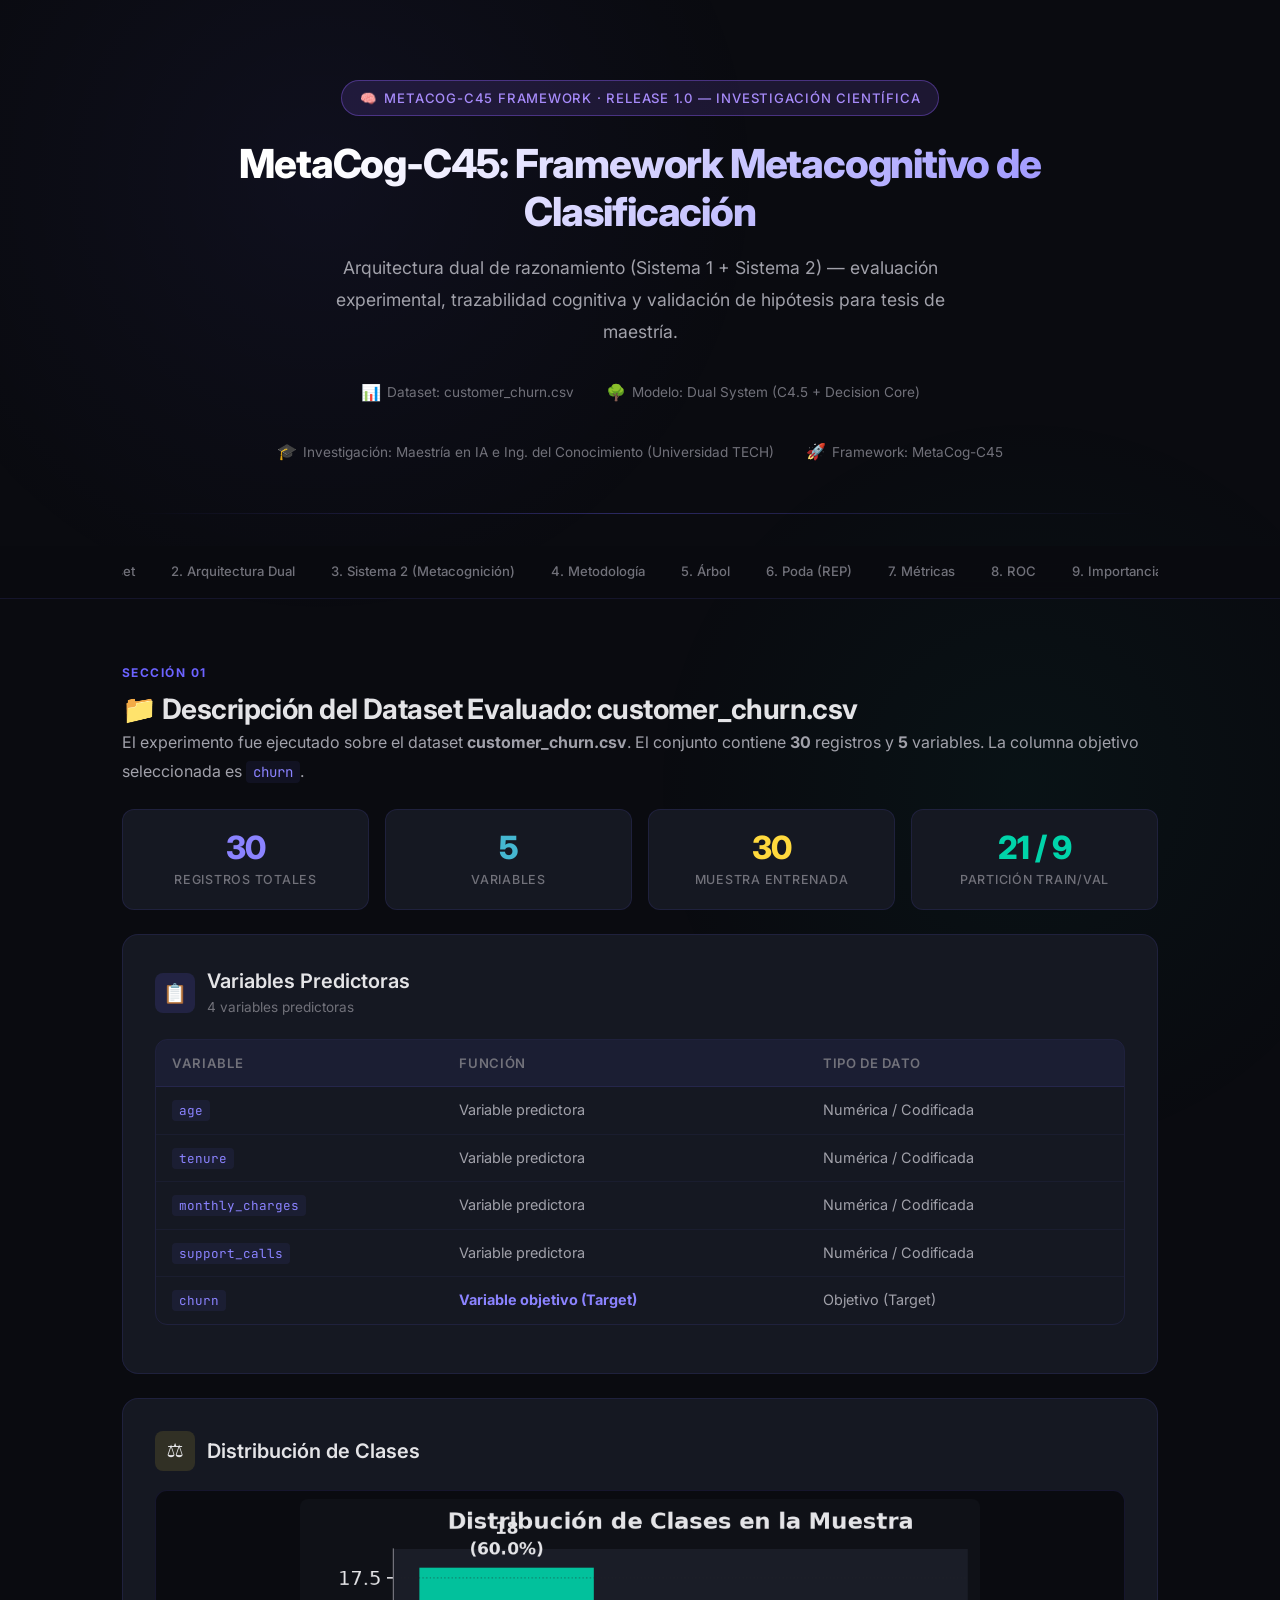
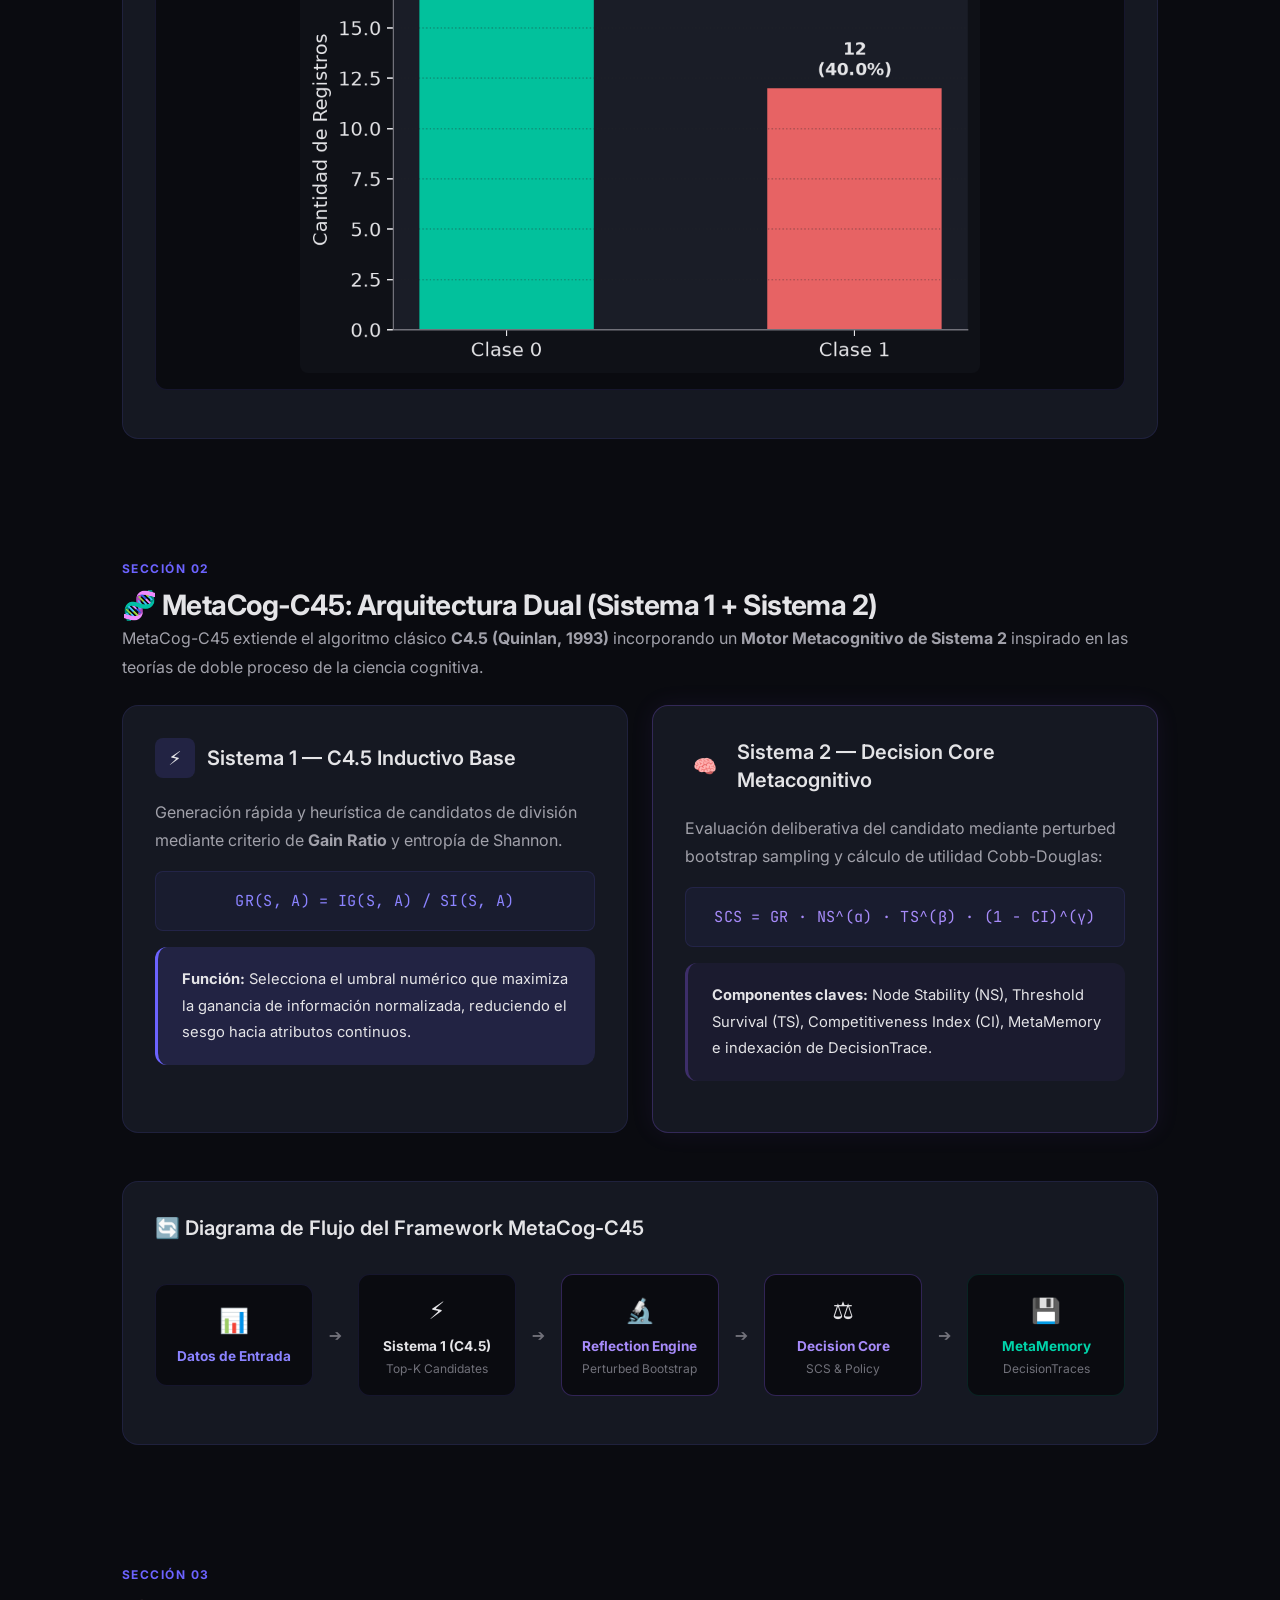
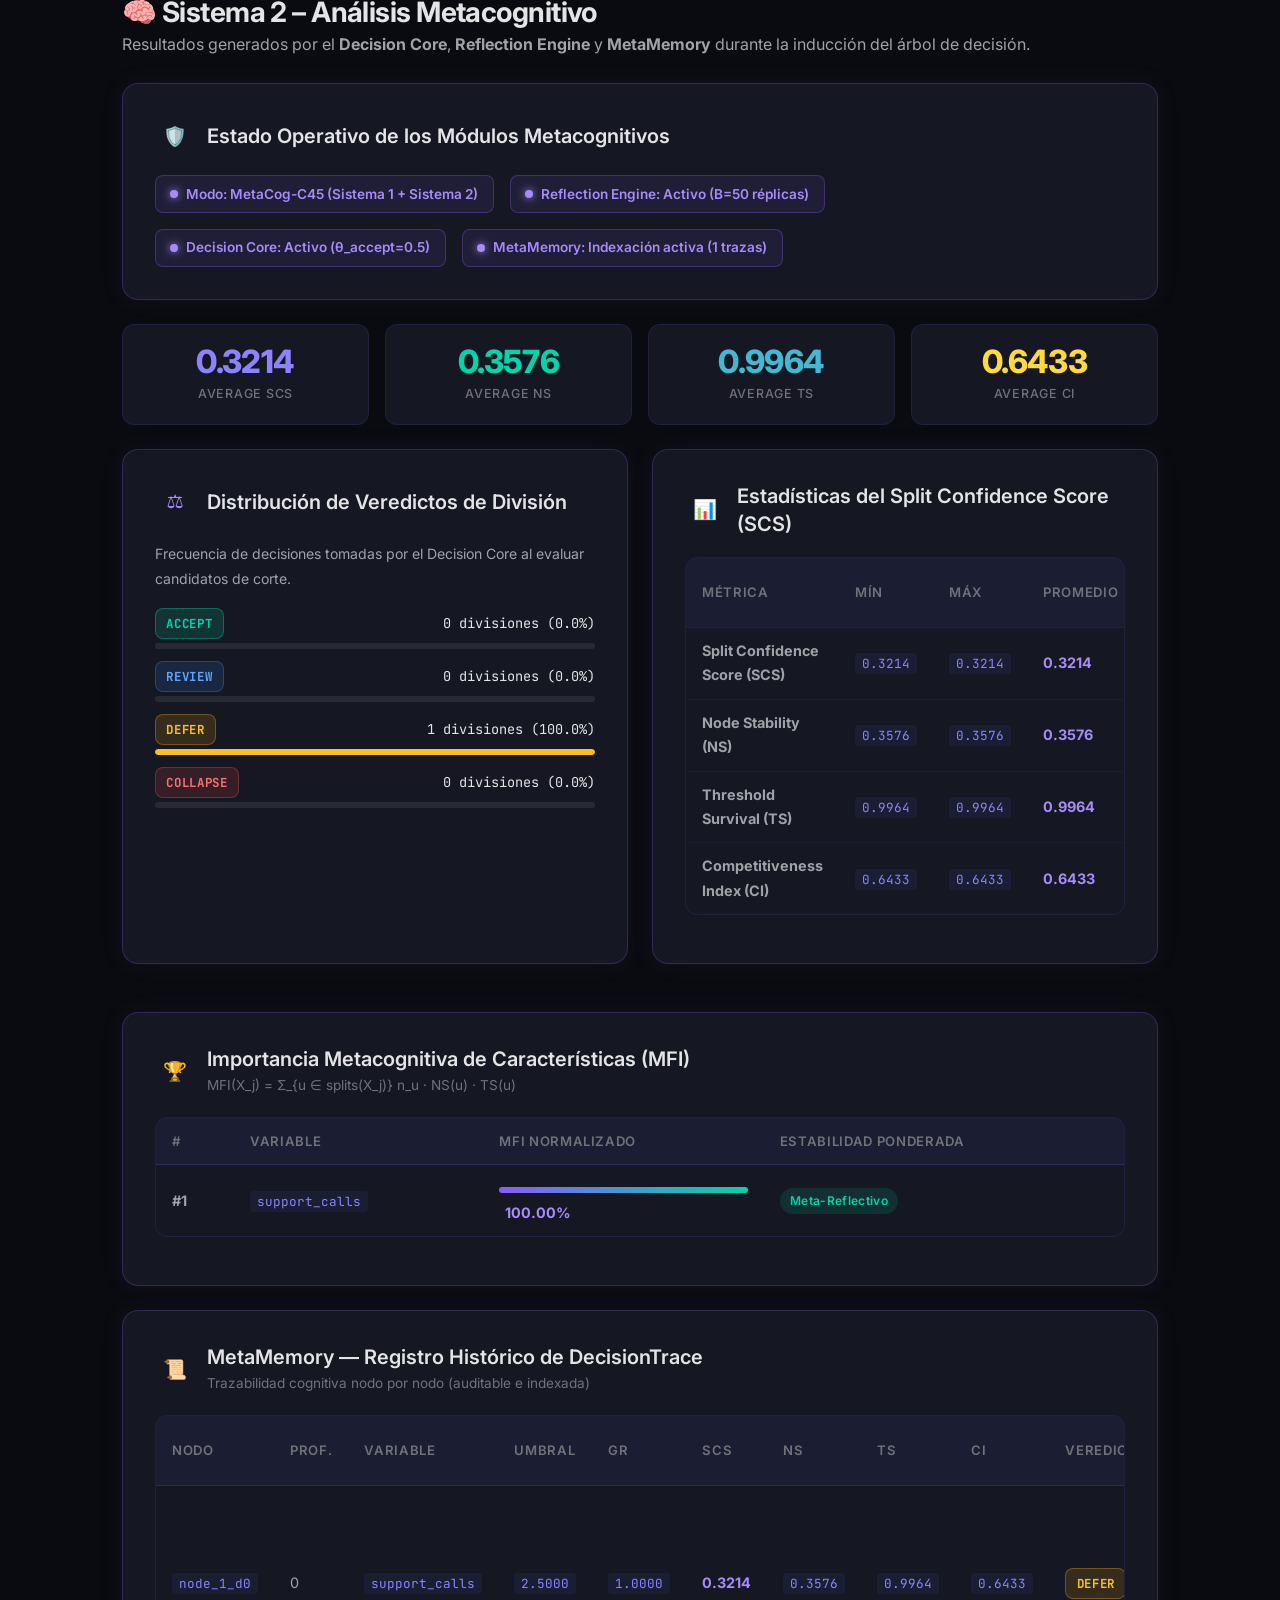
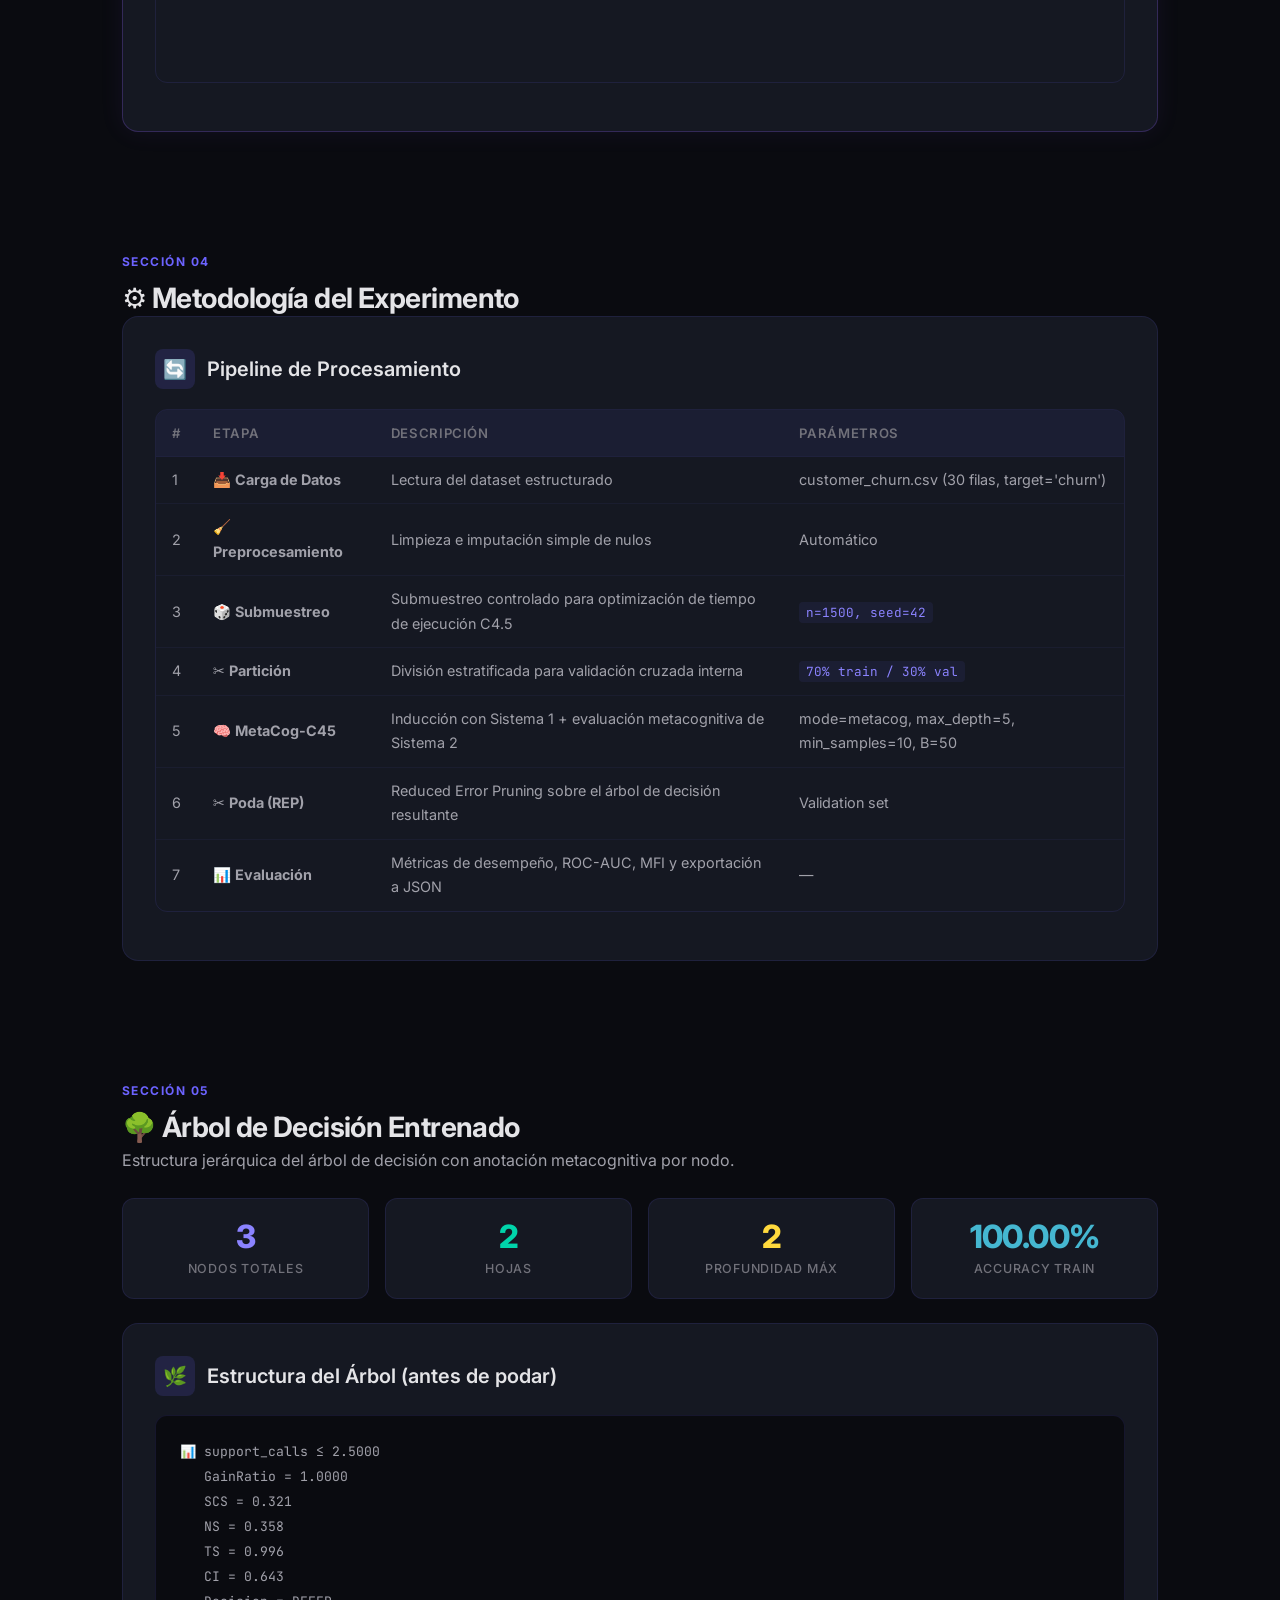
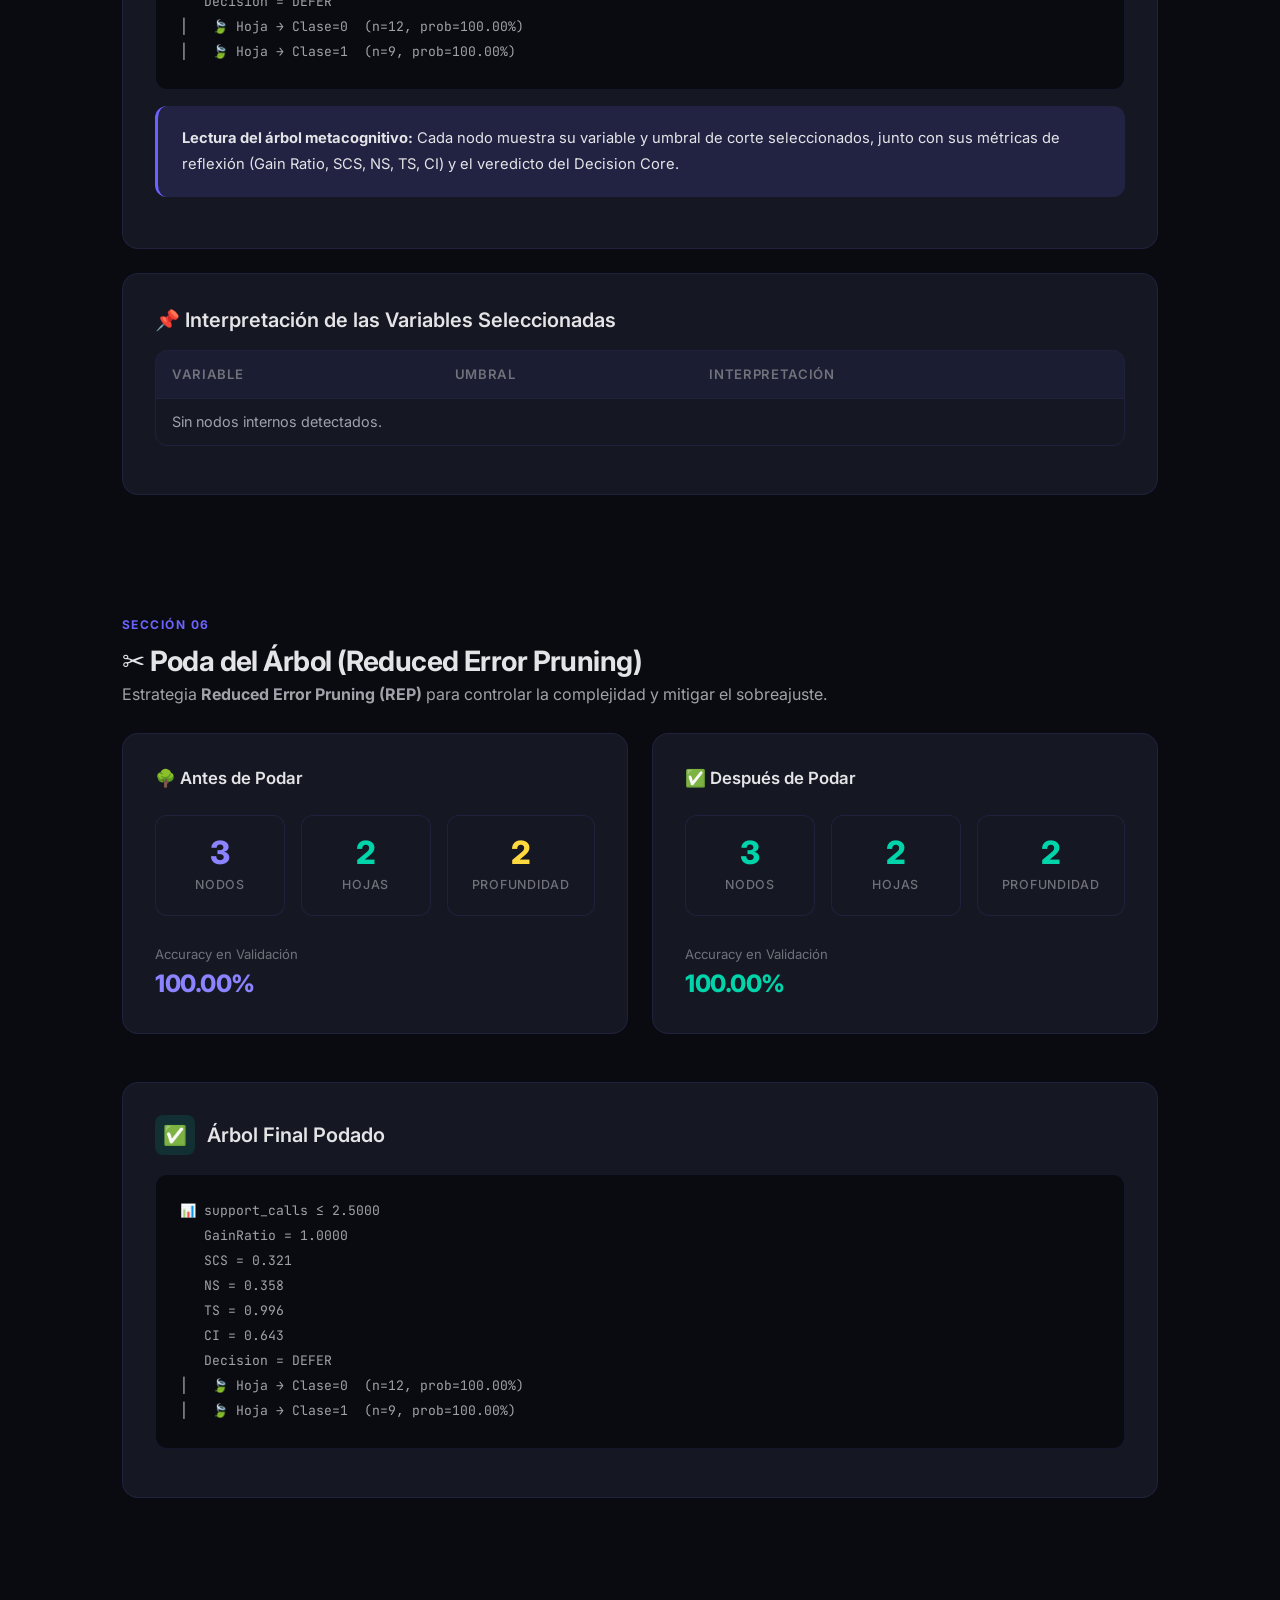
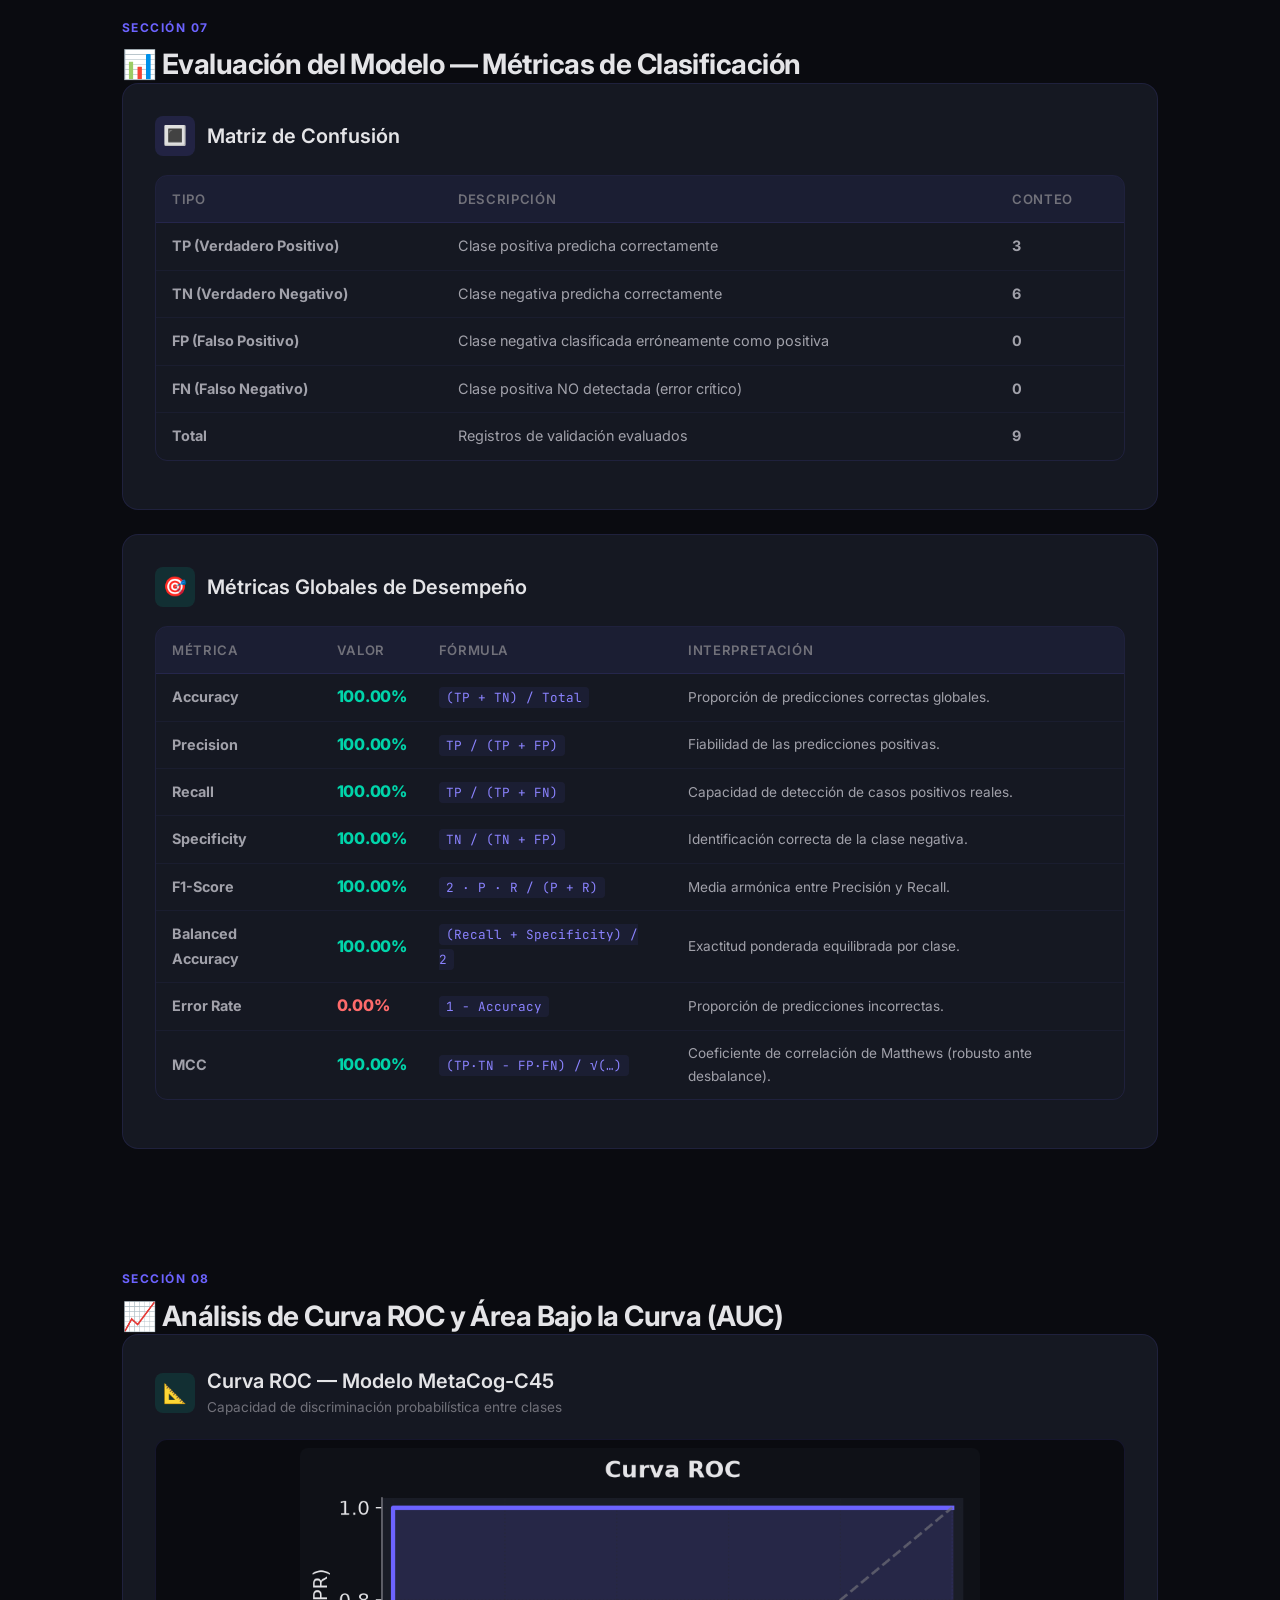
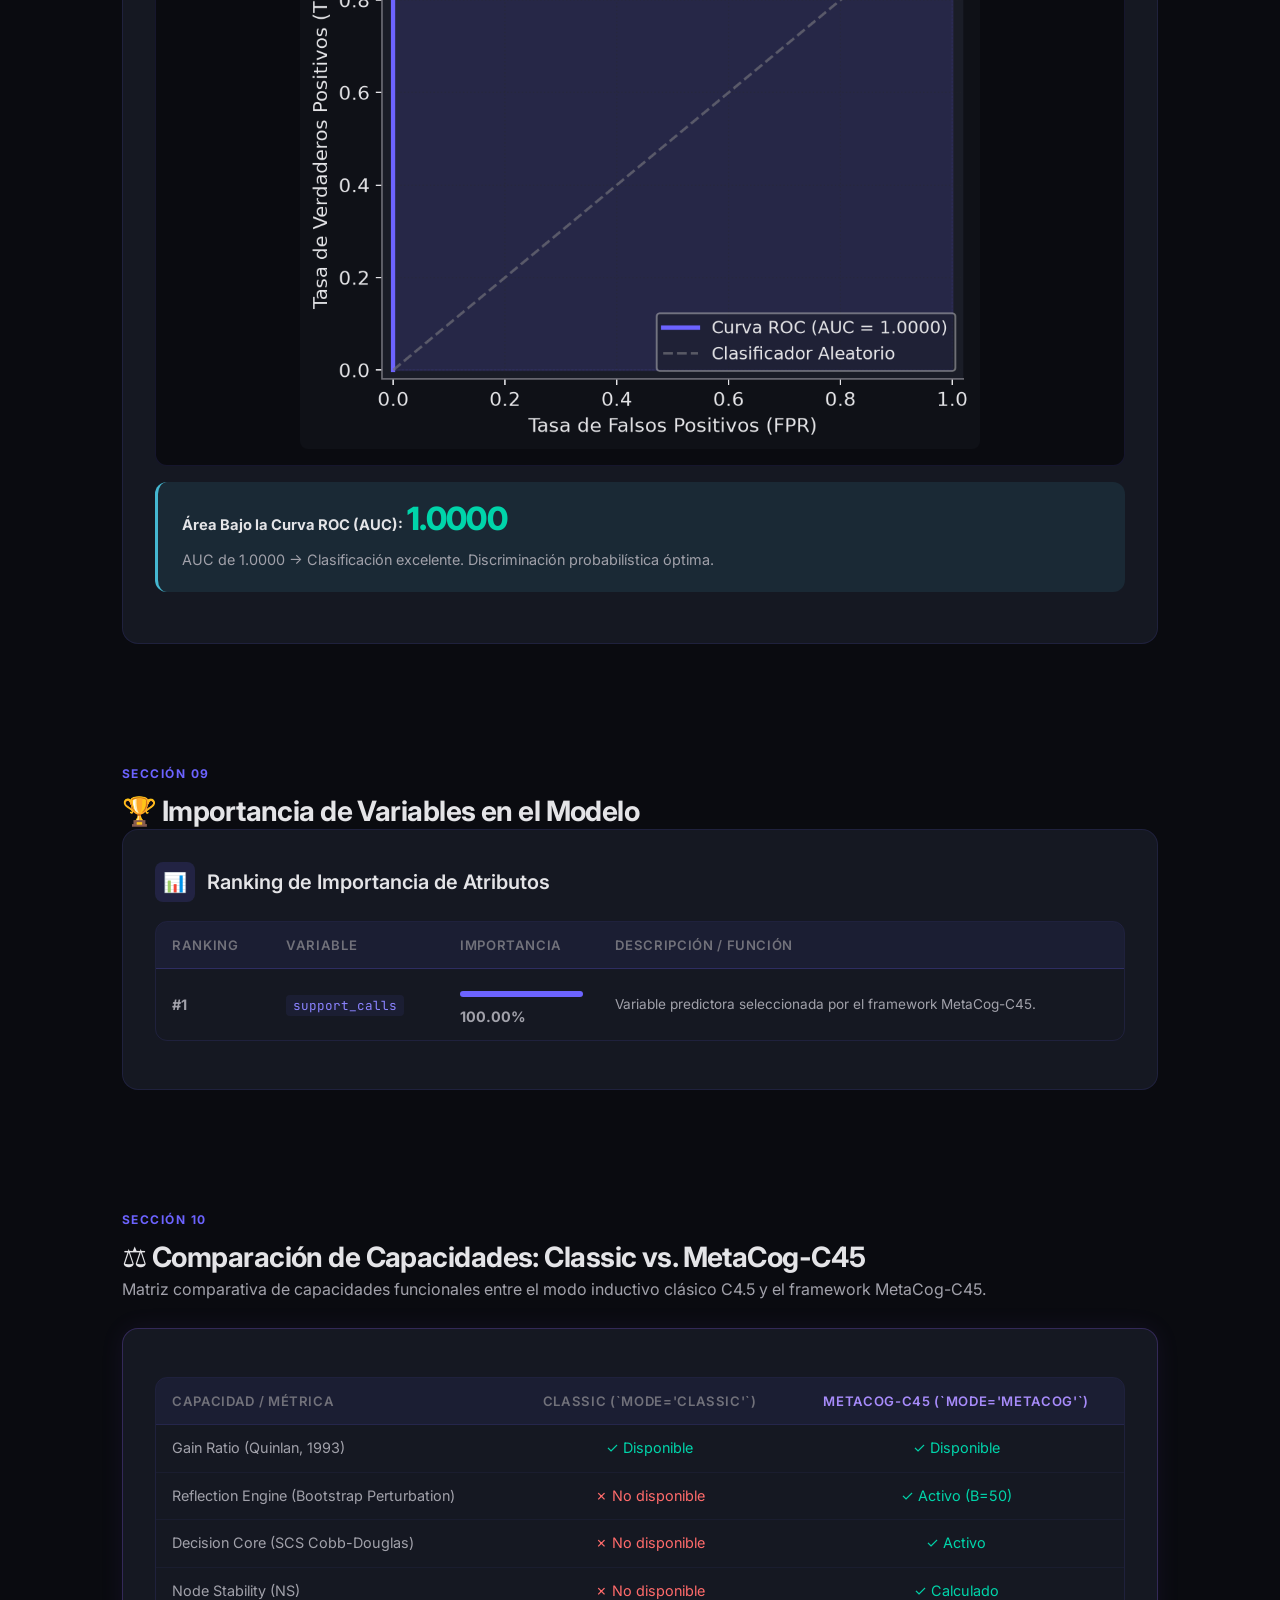
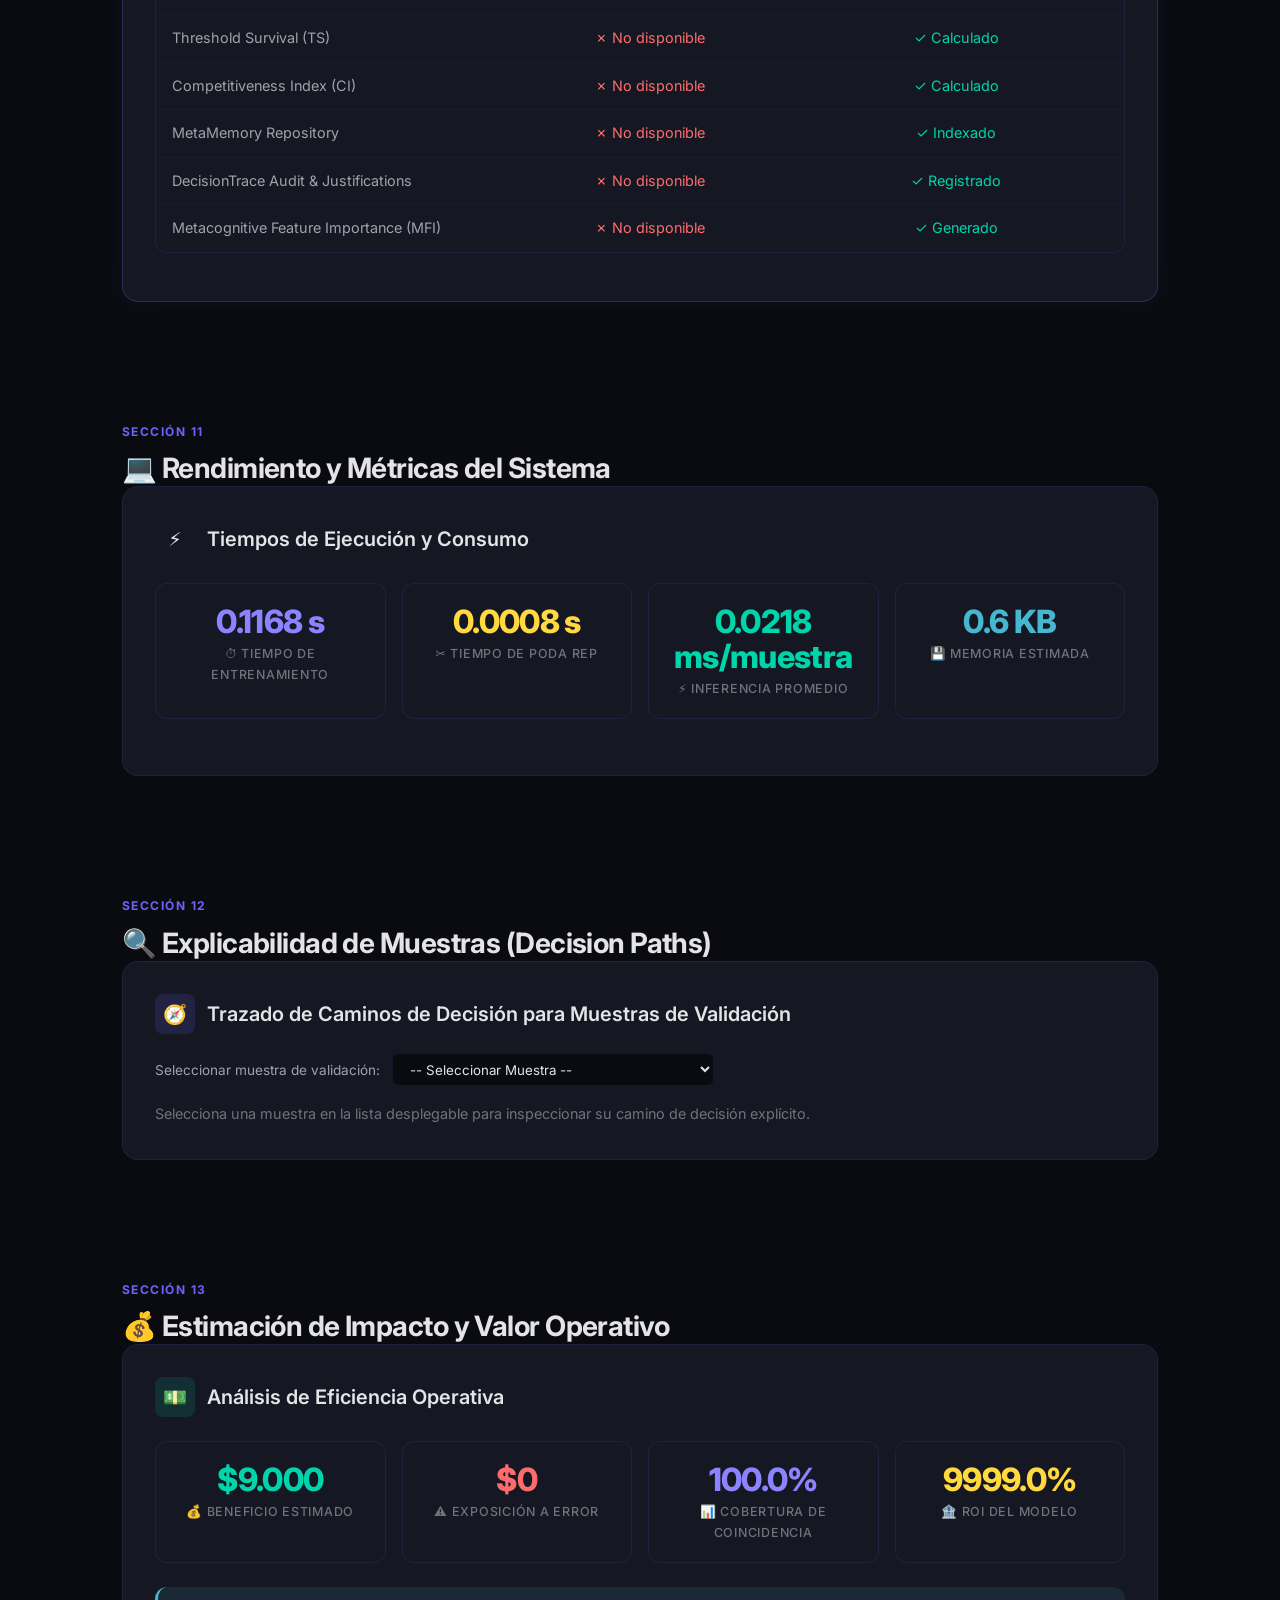
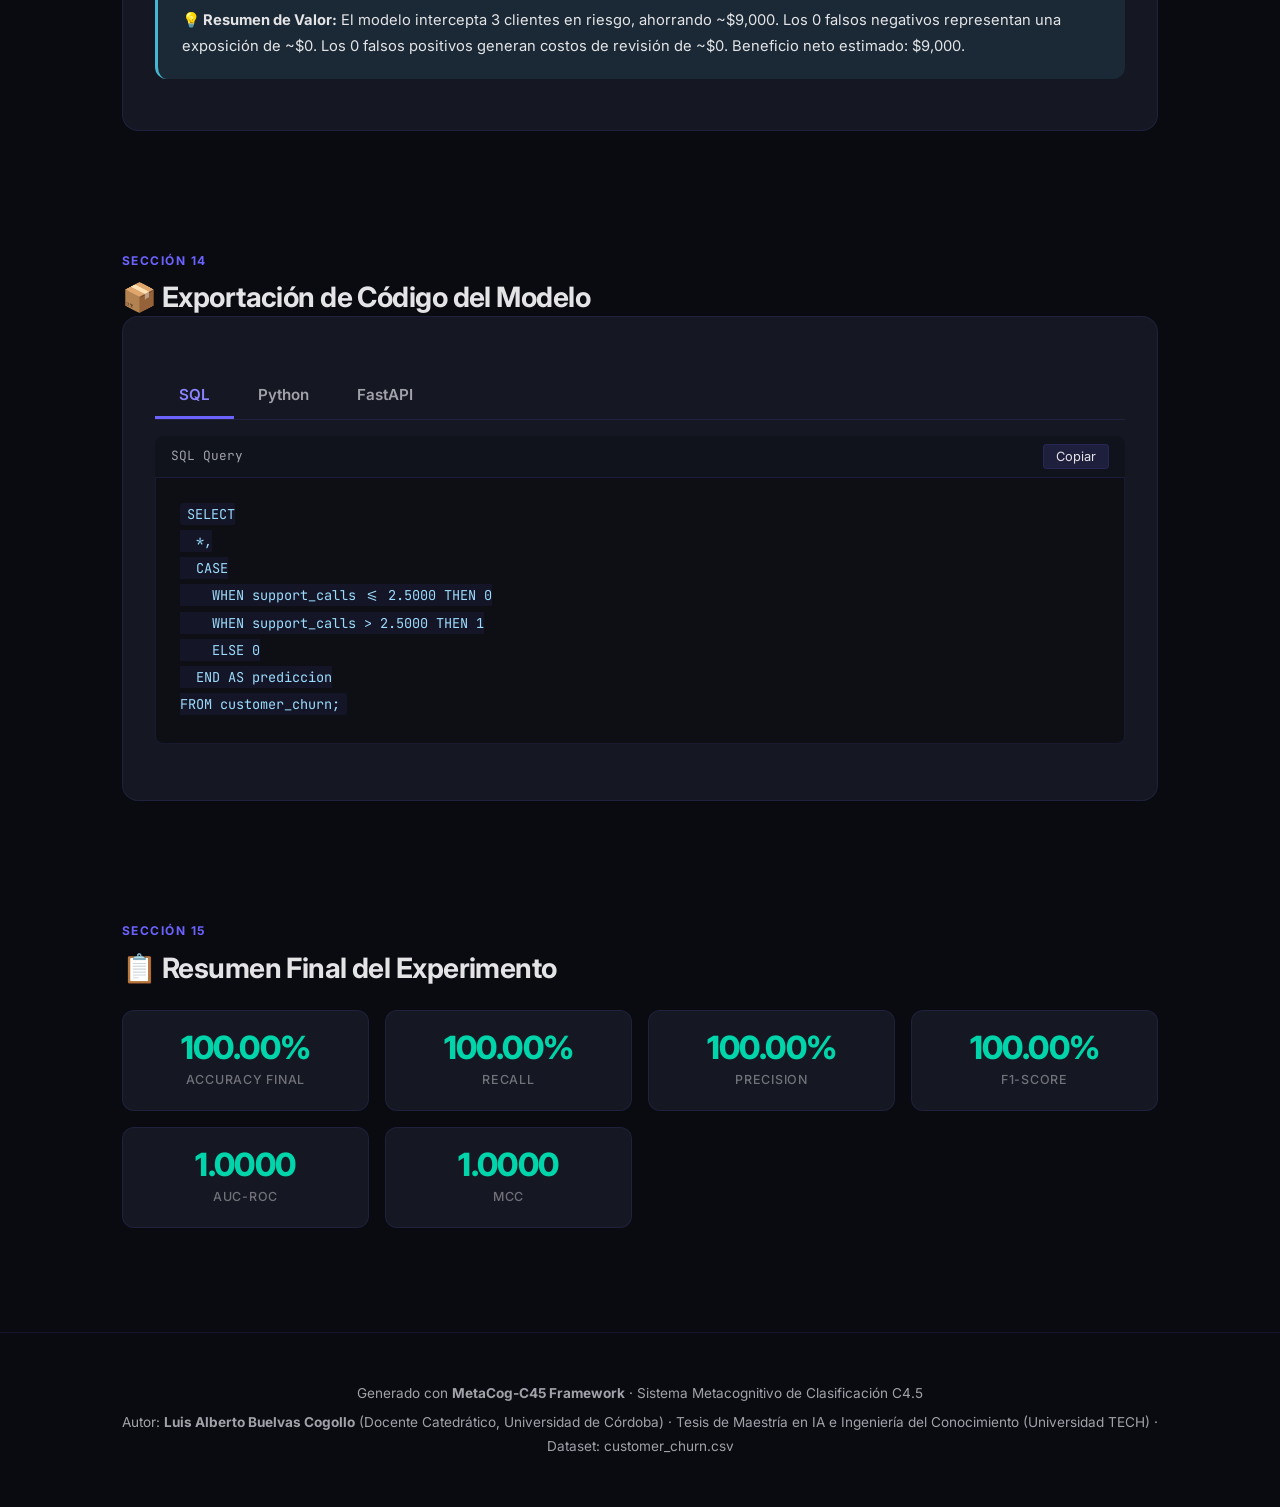
<file: web_verification/index.html>
<!DOCTYPE html>
<html lang="es">
<head>
  <meta charset="UTF-8"/>
  <meta name="viewport" content="width=device-width, initial-scale=1.0"/>
  <title>MetaCog-C45 — Reporte Técnico Científico del Framework</title>
  <meta name="description" content="Reporte técnico científico del framework metacognitivo MetaCog-C45 (Sistema 1 + Sistema 2) — evaluación experimental, trazabilidad y validación."/>
  <link rel="stylesheet" href="styles.css"/>
  <style>
    /* Timeline decision path */
    .timeline {
      position: relative;
      max-width: 800px;
      margin: 1.5rem auto;
      padding: 1rem 0;
    }
    .timeline::before {
      content: '';
      position: absolute;
      top: 0;
      bottom: 0;
      left: 20px;
      width: 3px;
      background: var(--border-color);
    }
    .timeline-item {
      position: relative;
      margin-bottom: 2rem;
      padding-left: 50px;
    }
    .timeline-item::after {
      content: '';
      position: absolute;
      left: 11px;
      top: 6px;
      width: 17px;
      height: 17px;
      border-radius: 50%;
      background: var(--bg-card);
      border: 4px solid var(--accent);
      box-shadow: 0 0 10px var(--accent);
      z-index: 1;
    }
    .timeline-item.leaf::after {
      border-color: var(--success);
      box-shadow: 0 0 10px var(--success);
    }
    .timeline-item.failed::after {
      border-color: var(--danger);
      box-shadow: 0 0 10px var(--danger);
    }
    .timeline-content {
      background: var(--bg-card);
      border: 1px solid var(--border-color);
      padding: 1rem 1.5rem;
      border-radius: var(--radius-md);
      box-shadow: var(--shadow-sm);
      transition: var(--transition);
    }
    .timeline-content:hover {
      transform: translateY(-2px);
      border-color: var(--border-glow);
      box-shadow: var(--shadow-md);
    }
    .timeline-title {
      font-weight: 700;
      font-size: 1.05rem;
      color: var(--text-primary);
      margin-bottom: 0.25rem;
    }
    .timeline-desc {
      font-size: 0.9rem;
      color: var(--text-secondary);
    }
    .timeline-meta {
      font-family: var(--font-mono);
      font-size: 0.82rem;
      color: var(--accent-light);
      margin-top: 0.5rem;
    }

    /* Tabs styling */
    .tabs-container {
      margin: 1.5rem 0;
    }
    .tabs-header {
      display: flex;
      border-bottom: 1.5px solid var(--border-color);
      margin-bottom: 1rem;
    }
    .tab-btn {
      background: none;
      border: none;
      color: var(--text-secondary);
      padding: 0.75rem 1.5rem;
      font-weight: 600;
      font-family: inherit;
      font-size: 0.95rem;
      cursor: pointer;
      border-bottom: 3px solid transparent;
      transition: var(--transition);
    }
    .tab-btn:hover {
      color: var(--text-primary);
      background: rgba(108, 99, 255, 0.04);
    }
    .tab-btn.active {
      color: var(--accent-light);
      border-bottom-color: var(--accent);
    }
    .tab-pane {
      display: none;
      animation: fadeIn 0.4s ease;
    }
    .tab-pane.active {
      display: block;
    }
    @keyframes fadeIn {
      from { opacity: 0; transform: translateY(4px); }
      to { opacity: 1; transform: translateY(0); }
    }
    .code-header-bar {
      background: #11131c;
      padding: 0.5rem 1rem;
      border-top-left-radius: var(--radius-sm);
      border-top-right-radius: var(--radius-sm);
      border-bottom: 1px solid var(--border-color);
      display: flex;
      justify-content: space-between;
      align-items: center;
      font-family: var(--font-mono);
      font-size: 0.8rem;
      color: var(--text-secondary);
    }
    .copy-btn {
      background: var(--accent-dim);
      border: 1px solid var(--border-color);
      color: var(--text-primary);
      padding: 0.25rem 0.75rem;
      font-size: 0.8rem;
      border-radius: 4px;
      cursor: pointer;
      transition: var(--transition);
      font-family: var(--font-body);
    }
    .copy-btn:hover {
      background: var(--accent);
      border-color: var(--accent);
    }
    .code-display {
      margin: 0;
      border-top-left-radius: 0;
      border-top-right-radius: 0;
      background: #0d0f15;
      padding: 1.5rem;
      border-radius: 0 0 var(--radius-sm) var(--radius-sm);
      border: 1px solid var(--border-color);
      border-top: none;
      overflow-x: auto;
      max-height: 400px;
    }
    .code-display code {
      font-family: var(--font-mono);
      color: #9cdcfe;
      font-size: 0.85rem;
      line-height: 1.5;
    }
  </style>
</head>
<body>

<!-- Loading Overlay -->
<div class="loading-overlay" id="loadingOverlay">
  <div class="spinner"></div>
  <p style="color:var(--text-muted);font-size:0.9rem;">Cargando Dashboard Científico de MetaCog-C45...</p>
</div>

<!-- Header / Hero -->
<header class="hero">
  <div class="container">
    <div class="hero-badge" style="background: rgba(139, 92, 246, 0.15); border-color: rgba(139, 92, 246, 0.4); color: #a78bfa;">
      <span class="icon">🧠</span>
      MetaCog-C45 Framework · Release 1.0 — Investigación Científica
    </div>
    <h1 id="hero-title">MetaCog-C45: Framework Metacognitivo de Clasificación</h1>
    <p class="hero-subtitle">
      Arquitectura dual de razonamiento (Sistema 1 + Sistema 2) — evaluación experimental, trazabilidad cognitiva y validación de hipótesis para tesis de maestría.
    </p>
    <div class="hero-meta">
      <span class="hero-meta-item" id="hero-dataset"><span class="icon">📊</span> Dataset: customer_churn.csv</span>
      <span class="hero-meta-item"><span class="icon">🌳</span> Modelo: Dual System (C4.5 + Decision Core)</span>
      <span class="hero-meta-item"><span class="icon">🎓</span> Investigación: Maestría en IA e Ing. del Conocimiento (Universidad TECH)</span>
      <span class="hero-meta-item"><span class="icon">🚀</span> Framework: MetaCog-C45</span>
    </div>
  </div>
</header>

<!-- Navigation -->
<nav class="toc">
  <div class="container">
    <div class="toc-inner">
      <a href="#seccion-dataset"        class="toc-link">1. Dataset</a>
      <a href="#seccion-algoritmo"       class="toc-link">2. Arquitectura Dual</a>
      <a href="#seccion-sistema-2"       class="toc-link">3. Sistema 2 (Metacognición)</a>
      <a href="#seccion-metodologia"     class="toc-link">4. Metodología</a>
      <a href="#seccion-arbol"           class="toc-link">5. Árbol</a>
      <a href="#seccion-poda"            class="toc-link">6. Poda (REP)</a>
      <a href="#seccion-metricas"        class="toc-link">7. Métricas</a>
      <a href="#seccion-roc"             class="toc-link">8. ROC</a>
      <a href="#seccion-importancia"     class="toc-link">9. Importancia (MFI)</a>
      <a href="#seccion-comparacion-modos" class="toc-link">10. Classic vs MetaCog</a>
      <a href="#seccion-sistema"         class="toc-link">11. Rendimiento</a>
      <a href="#seccion-explicabilidad"  class="toc-link">12. Explicabilidad (XAI)</a>
      <a href="#seccion-negocio"         class="toc-link">13. Impacto</a>
      <a href="#seccion-exportacion"     class="toc-link">14. Exportar Código</a>
      <a href="#seccion-resumen"         class="toc-link">15. Resumen</a>
    </div>
  </div>
</nav>

<main class="container">

  <!-- ========== 1. DATASET ========== -->
  <section class="section fade-in" id="seccion-dataset">
    <span class="section-number">Sección 01</span>
    <h2 id="desc-dataset-title">📁 Descripción del Dataset Evaluado</h2>
    <p style="margin-bottom:1.5rem;" id="desc-dataset-text">
      Cargando información del dataset...
    </p>

    <div class="stats-grid" id="datasetKpis"></div>

    <div class="card fade-in">
      <div class="card-header">
        <div class="card-icon accent">📋</div>
        <div>
          <h3>Variables Predictoras</h3>
          <p style="font-size:0.85rem; color:var(--text-muted);" id="variables-subtitle">Estructura del conjunto de datos</p>
        </div>
      </div>
      <div class="table-wrap">
        <table id="variables-table">
          <thead><tr><th>Variable</th><th>Función</th><th>Tipo de Dato</th></tr></thead>
          <tbody></tbody>
        </table>
      </div>
    </div>

    <div class="card fade-in">
      <div class="card-header">
        <div class="card-icon warning">⚖️</div>
        <h3>Distribución de Clases</h3>
      </div>
      <div class="chart-container">
        <img id="chartClassDist" src="" alt="Distribución de clases"/>
      </div>
    </div>
  </section>

  <!-- ========== 2. ARQUITECTURA DUAL ========== -->
  <section class="section fade-in" id="seccion-algoritmo">
    <span class="section-number">Sección 02</span>
    <h2>🧬 MetaCog-C45: Arquitectura Dual (Sistema 1 + Sistema 2)</h2>
    <p style="margin-bottom:1.5rem;">
      MetaCog-C45 extiende el algoritmo clásico <strong>C4.5 (Quinlan, 1993)</strong> incorporando un <strong>Motor Metacognitivo de Sistema 2</strong> inspirado en las teorías de doble proceso de la ciencia cognitiva.
    </p>

    <div class="comparison-grid">
      <!-- Sistema 1 -->
      <div class="card">
        <div class="card-header">
          <div class="card-icon accent">⚡</div>
          <h3>Sistema 1 — C4.5 Inductivo Base</h3>
        </div>
        <p>Generación rápida y heurística de candidatos de división mediante criterio de <strong>Gain Ratio</strong> y entropía de Shannon.</p>
        <span class="formula">GR(S, A) = IG(S, A) / SI(S, A)</span>
        <div class="info-box method" style="margin-top:1rem;">
          <strong>Función:</strong> Selecciona el umbral numérico que maximiza la ganancia de información normalizada, reduciendo el sesgo hacia atributos continuos.
        </div>
      </div>

      <!-- Sistema 2 -->
      <div class="card card-system2">
        <div class="card-header">
          <div class="card-icon" style="color:#a78bfa;">🧠</div>
          <h3>Sistema 2 — Decision Core Metacognitivo</h3>
        </div>
        <p>Evaluación deliberativa del candidato mediante perturbed bootstrap sampling y cálculo de utilidad Cobb-Douglas:</p>
        <span class="formula" style="color:#a78bfa;">SCS = GR · NS^(α) · TS^(β) · (1 − CI)^(γ)</span>
        <div class="info-box method" style="margin-top:1rem; border-color: rgba(139,92,246,0.3); background: rgba(139,92,246,0.06);">
          <strong>Componentes claves:</strong> Node Stability (NS), Threshold Survival (TS), Competitiveness Index (CI), MetaMemory e indexación de DecisionTrace.
        </div>
      </div>
    </div>

    <!-- Diagrama de Flujo del Framework -->
    <div class="card fade-in" style="margin-top:1.5rem;">
      <h3 style="margin-bottom:1rem;">🔄 Diagrama de Flujo del Framework MetaCog-C45</h3>
      <div style="display:flex; justify-content:space-between; align-items:center; flex-wrap:wrap; gap:1rem; text-align:center; padding:1rem 0;">
        <div style="flex:1; min-width:120px; background:var(--bg-primary); padding:1rem; border-radius:var(--radius-md); border:1px solid var(--border-color);">
          <div style="font-size:1.5rem;">📊</div>
          <strong style="font-size:0.85rem; color:var(--accent-light);">Datos de Entrada</strong>
        </div>
        <div style="color:var(--text-muted); font-weight:bold;">➔</div>
        <div style="flex:1; min-width:120px; background:var(--bg-primary); padding:1rem; border-radius:var(--radius-md); border:1px solid var(--border-color);">
          <div style="font-size:1.5rem;">⚡</div>
          <strong style="font-size:0.85rem; color:var(--text-primary);">Sistema 1 (C4.5)</strong>
          <div style="font-size:0.75rem; color:var(--text-muted);">Top-K Candidates</div>
        </div>
        <div style="color:var(--text-muted); font-weight:bold;">➔</div>
        <div style="flex:1; min-width:120px; background:var(--bg-primary); padding:1rem; border-radius:var(--radius-md); border:1px solid rgba(139,92,246,0.3);">
          <div style="font-size:1.5rem;">🔬</div>
          <strong style="font-size:0.85rem; color:#a78bfa;">Reflection Engine</strong>
          <div style="font-size:0.75rem; color:var(--text-muted);">Perturbed Bootstrap</div>
        </div>
        <div style="color:var(--text-muted); font-weight:bold;">➔</div>
        <div style="flex:1; min-width:120px; background:var(--bg-primary); padding:1rem; border-radius:var(--radius-md); border:1px solid rgba(139,92,246,0.3);">
          <div style="font-size:1.5rem;">⚖️</div>
          <strong style="font-size:0.85rem; color:#a78bfa;">Decision Core</strong>
          <div style="font-size:0.75rem; color:var(--text-muted);">SCS & Policy</div>
        </div>
        <div style="color:var(--text-muted); font-weight:bold;">➔</div>
        <div style="flex:1; min-width:120px; background:var(--bg-primary); padding:1rem; border-radius:var(--radius-md); border:1px solid var(--success-dim);">
          <div style="font-size:1.5rem;">💾</div>
          <strong style="font-size:0.85rem; color:var(--success);">MetaMemory</strong>
          <div style="font-size:0.75rem; color:var(--text-muted);">DecisionTraces</div>
        </div>
      </div>
    </div>
  </section>

  <!-- ========== 3. SISTEMA 2 (NUEVA SECCIÓN) ========== -->
  <section class="section fade-in" id="seccion-sistema-2">
    <span class="section-number">Sección 03</span>
    <h2>🧠 Sistema 2 – Análisis Metacognitivo</h2>
    <p style="margin-bottom:1.5rem;">
      Resultados generados por el <strong>Decision Core</strong>, <strong>Reflection Engine</strong> y <strong>MetaMemory</strong> durante la inducción del árbol de decisión.
    </p>

    <!-- Indicadores de Estado del Sistema -->
    <div class="card card-system2 fade-in" style="margin-bottom:1.5rem;">
      <div class="card-header">
        <div class="card-icon" style="color:#a78bfa;">🛡️</div>
        <h3>Estado Operativo de los Módulos Metacognitivos</h3>
      </div>
      <div id="system2StatusBadges" style="display:flex; gap:1rem; flex-wrap:wrap; margin-top:0.5rem;"></div>
    </div>

    <!-- KPIs Globales de Metacognición -->
    <div class="stats-grid" id="system2GlobalKpis"></div>

    <!-- Veredictos del Decision Core -->
    <div class="comparison-grid" style="margin-top:1.5rem;">
      <div class="card card-system2">
        <div class="card-header">
          <div class="card-icon" style="color:#a78bfa;">⚖️</div>
          <h3>Distribución de Veredictos de División</h3>
        </div>
        <p style="font-size:0.88rem; color:var(--text-secondary); margin-bottom:1rem;">
          Frecuencia de decisiones tomadas por el Decision Core al evaluar candidatos de corte.
        </p>
        <div id="verdictBreakdown" style="display:flex; flex-direction:column; gap:0.75rem;"></div>
      </div>

      <!-- Resumen Estadístico de SCS -->
      <div class="card card-system2">
        <div class="card-header">
          <div class="card-icon" style="color:#a78bfa;">📊</div>
          <h3>Estadísticas del Split Confidence Score (SCS)</h3>
        </div>
        <div id="scsStatsTable"></div>
      </div>
    </div>

    <!-- Importancia Metacognitiva de Características (MFI) -->
    <div class="card card-system2 fade-in" style="margin-top:1.5rem;">
      <div class="card-header">
        <div class="card-icon" style="color:#a78bfa;">🏆</div>
        <div>
          <h3>Importancia Metacognitiva de Características (MFI)</h3>
          <p style="font-size:0.85rem; color:var(--text-muted);">MFI(X_j) = Σ_{u ∈ splits(X_j)} n_u · NS(u) · TS(u)</p>
        </div>
      </div>
      <div class="table-wrap">
        <table id="mfiTable">
          <thead><tr><th>#</th><th>Variable</th><th>MFI Normalizado</th><th>Estabilidad Ponderada</th></tr></thead>
          <tbody></tbody>
        </table>
      </div>
    </div>

    <!-- Tabla de Auditoría DecisionTrace -->
    <div class="card card-system2 fade-in" style="margin-top:1.5rem;">
      <div class="card-header">
        <div class="card-icon" style="color:#a78bfa;">📜</div>
        <div>
          <h3>MetaMemory — Registro Histórico de DecisionTrace</h3>
          <p style="font-size:0.85rem; color:var(--text-muted);">Trazabilidad cognitiva nodo por nodo (auditable e indexada)</p>
        </div>
      </div>
      <div class="table-wrap">
        <table>
          <thead>
            <tr>
              <th>Nodo</th>
              <th>Prof.</th>
              <th>Variable</th>
              <th>Umbral</th>
              <th>GR</th>
              <th>SCS</th>
              <th>NS</th>
              <th>TS</th>
              <th>CI</th>
              <th>Veredicto</th>
              <th>Justificación XAI</th>
            </tr>
          </thead>
          <tbody id="decisionTraceTbody"></tbody>
        </table>
      </div>
    </div>
  </section>

  <!-- ========== 4. METODOLOGÍA ========== -->
  <section class="section fade-in" id="seccion-metodologia">
    <span class="section-number">Sección 04</span>
    <h2>⚙️ Metodología del Experimento</h2>

    <div class="card">
      <div class="card-header">
        <div class="card-icon accent">🔄</div>
        <h3>Pipeline de Procesamiento</h3>
      </div>
      <div class="table-wrap">
        <table>
          <thead><tr><th>#</th><th>Etapa</th><th>Descripción</th><th>Parámetros</th></tr></thead>
          <tbody>
            <tr><td>1</td><td>📥 <strong>Carga de Datos</strong></td><td>Lectura del dataset estructurado</td><td id="metaDatasetInfo">—</td></tr>
            <tr><td>2</td><td>🧹 <strong>Preprocesamiento</strong></td><td>Limpieza e imputación simple de nulos</td><td>Automático</td></tr>
            <tr><td>3</td><td>🎲 <strong>Submuestreo</strong></td><td>Submuestreo controlado para optimización de tiempo de ejecución C4.5</td><td><code>n=1500, seed=42</code></td></tr>
            <tr><td>4</td><td>✂️ <strong>Partición</strong></td><td>División estratificada para validación cruzada interna</td><td><code>70% train / 30% val</code></td></tr>
            <tr><td>5</td><td>🧠 <strong>MetaCog-C45</strong></td><td>Inducción con Sistema 1 + evaluación metacognitiva de Sistema 2</td><td id="hyperparamsTd">max_depth=5, B=50</td></tr>
            <tr><td>6</td><td>✂️ <strong>Poda (REP)</strong></td><td>Reduced Error Pruning sobre el árbol de decisión resultante</td><td>Validation set</td></tr>
            <tr><td>7</td><td>📊 <strong>Evaluación</strong></td><td>Métricas de desempeño, ROC-AUC, MFI y exportación a JSON</td><td>—</td></tr>
          </tbody>
        </table>
      </div>
    </div>
  </section>

  <!-- ========== 5. ÁRBOL ========== -->
  <section class="section fade-in" id="seccion-arbol">
    <span class="section-number">Sección 05</span>
    <h2>🌳 Árbol de Decisión Entrenado</h2>
    <p>
      Estructura jerárquica del árbol de decisión con anotación metacognitiva por nodo.
    </p>

    <div class="stats-grid" id="treeBeforeKpis"></div>

    <div class="card fade-in">
      <div class="card-header">
        <div class="card-icon accent">🌿</div>
        <h3>Estructura del Árbol (antes de podar)</h3>
      </div>
      <div class="tree-display" id="treeBeforeText"></div>
      <div class="info-box method" style="margin-top:1rem;">
        <strong>Lectura del árbol metacognitivo:</strong> Cada nodo muestra su variable y umbral de corte seleccionados, junto con sus métricas de reflexión (Gain Ratio, SCS, NS, TS, CI) y el veredicto del Decision Core.
      </div>
    </div>

    <div class="card fade-in">
      <h3 style="margin-bottom:1rem;">📌 Interpretación de las Variables Seleccionadas</h3>
      <div class="table-wrap">
        <table>
          <thead><tr><th>Variable</th><th>Umbral</th><th>Interpretación</th></tr></thead>
          <tbody id="treeInterpretationTable"></tbody>
        </table>
      </div>
    </div>
  </section>

  <!-- ========== 6. PODA ========== -->
  <section class="section fade-in" id="seccion-poda">
    <span class="section-number">Sección 06</span>
    <h2>✂️ Poda del Árbol (Reduced Error Pruning)</h2>
    <p>
      Estrategia <strong>Reduced Error Pruning (REP)</strong> para controlar la complejidad y mitigar el sobreajuste.
    </p>

    <div class="comparison-grid">
      <div class="card">
        <h4 style="margin-bottom:0.8rem;">🌳 Antes de Podar</h4>
        <div class="stats-grid" style="grid-template-columns:1fr 1fr 1fr;" id="treeBefore3Kpis"></div>
        <div style="margin-top:1rem;">
          <span style="font-size:0.82rem;color:var(--text-muted)">Accuracy en Validación</span>
          <div class="stat-value accent" id="accBefore" style="font-size:1.5rem;margin-top:4px;">—</div>
        </div>
      </div>
      <div class="card">
        <h4 style="margin-bottom:0.8rem;">✅ Después de Podar</h4>
        <div class="stats-grid" style="grid-template-columns:1fr 1fr 1fr;" id="treeAfter3Kpis"></div>
        <div style="margin-top:1rem;">
          <span style="font-size:0.82rem;color:var(--text-muted)">Accuracy en Validación</span>
          <div class="stat-value success" id="accAfter" style="font-size:1.5rem;margin-top:4px;">—</div>
        </div>
      </div>
    </div>

    <div class="card fade-in">
      <div class="card-header">
        <div class="card-icon success">✅</div>
        <h3>Árbol Final Podado</h3>
      </div>
      <div class="tree-display" id="treeAfterText"></div>
    </div>
  </section>

  <!-- ========== 7. MÉTRICAS ========== -->
  <section class="section fade-in" id="seccion-metricas">
    <span class="section-number">Sección 07</span>
    <h2>📊 Evaluación del Modelo — Métricas de Clasificación</h2>

    <div class="card fade-in">
      <div class="card-header">
        <div class="card-icon accent">🔳</div>
        <h3>Matriz de Confusión</h3>
      </div>
      <div class="table-wrap">
        <table>
          <thead><tr><th>Tipo</th><th>Descripción</th><th>Conteo</th></tr></thead>
          <tbody id="cmTable"></tbody>
        </table>
      </div>
    </div>

    <div class="card fade-in">
      <div class="card-header">
        <div class="card-icon success">🎯</div>
        <h3>Métricas Globales de Desempeño</h3>
      </div>
      <div class="table-wrap">
        <table>
          <thead><tr><th>Métrica</th><th>Valor</th><th>Fórmula</th><th>Interpretación</th></tr></thead>
          <tbody id="metricsTable"></tbody>
        </table>
      </div>
    </div>
  </section>

  <!-- ========== 8. ROC ========== -->
  <section class="section fade-in" id="seccion-roc">
    <span class="section-number">Sección 08</span>
    <h2>📈 Análisis de Curva ROC y Área Bajo la Curva (AUC)</h2>
    <div class="card">
      <div class="card-header">
        <div class="card-icon success">📐</div>
        <div>
          <h3>Curva ROC — Modelo MetaCog-C45</h3>
          <p style="font-size:0.85rem; color:var(--text-muted);">Capacidad de discriminación probabilística entre clases</p>
        </div>
      </div>
      <div class="chart-container">
        <img id="chartROC" src="" alt="Curva ROC"/>
      </div>
      <div class="info-box insight" style="margin-top:1rem;">
        <strong>Área Bajo la Curva ROC (AUC):</strong> <span id="aucValue" class="stat-value">0.0000</span>
        <p id="aucInterpretation" style="margin-top:0.5rem; font-size:0.9rem;"></p>
      </div>
    </div>
  </section>

  <!-- ========== 9. IMPORTANCIA (MFI) ========== -->
  <section class="section fade-in" id="seccion-importancia">
    <span class="section-number">Sección 09</span>
    <h2>🏆 Importancia de Variables en el Modelo</h2>
    <div class="card">
      <div class="card-header">
        <div class="card-icon accent">📊</div>
        <h3>Ranking de Importancia de Atributos</h3>
      </div>
      <div class="table-wrap">
        <table>
          <thead><tr><th>Ranking</th><th>Variable</th><th>Importancia</th><th>Descripción / Función</th></tr></thead>
          <tbody id="fiTable"></tbody>
        </table>
      </div>
    </div>
  </section>

  <!-- ========== 10. COMPARACIÓN CLASSIC VS METACOG (NUEVA SECCIÓN) ========== -->
  <section class="section fade-in" id="seccion-comparacion-modos">
    <span class="section-number">Sección 10</span>
    <h2>⚖️ Comparación de Capacidades: Classic vs. MetaCog-C45</h2>
    <p style="margin-bottom:1.5rem;">
      Matriz comparativa de capacidades funcionales entre el modo inductivo clásico C4.5 y el framework MetaCog-C45.
    </p>

    <div class="card card-system2 fade-in">
      <div class="table-wrap">
        <table>
          <thead>
            <tr>
              <th>Capacidad / Métrica</th>
              <th style="text-align:center;">Classic (`mode='classic'`)</th>
              <th style="text-align:center; color:#a78bfa;">MetaCog-C45 (`mode='metacog'`)</th>
            </tr>
          </thead>
          <tbody>
            <tr><td>Gain Ratio (Quinlan, 1993)</td><td style="text-align:center;color:var(--success);">✓ Disponible</td><td style="text-align:center;color:var(--success);">✓ Disponible</td></tr>
            <tr><td>Reflection Engine (Bootstrap Perturbation)</td><td style="text-align:center;color:var(--danger);">✗ No disponible</td><td style="text-align:center;color:var(--success);">✓ Activo (B=50)</td></tr>
            <tr><td>Decision Core (SCS Cobb-Douglas)</td><td style="text-align:center;color:var(--danger);">✗ No disponible</td><td style="text-align:center;color:var(--success);">✓ Activo</td></tr>
            <tr><td>Node Stability (NS)</td><td style="text-align:center;color:var(--danger);">✗ No disponible</td><td style="text-align:center;color:var(--success);">✓ Calculado</td></tr>
            <tr><td>Threshold Survival (TS)</td><td style="text-align:center;color:var(--danger);">✗ No disponible</td><td style="text-align:center;color:var(--success);">✓ Calculado</td></tr>
            <tr><td>Competitiveness Index (CI)</td><td style="text-align:center;color:var(--danger);">✗ No disponible</td><td style="text-align:center;color:var(--success);">✓ Calculado</td></tr>
            <tr><td>MetaMemory Repository</td><td style="text-align:center;color:var(--danger);">✗ No disponible</td><td style="text-align:center;color:var(--success);">✓ Indexado</td></tr>
            <tr><td>DecisionTrace Audit & Justifications</td><td style="text-align:center;color:var(--danger);">✗ No disponible</td><td style="text-align:center;color:var(--success);">✓ Registrado</td></tr>
            <tr><td>Metacognitive Feature Importance (MFI)</td><td style="text-align:center;color:var(--danger);">✗ No disponible</td><td style="text-align:center;color:var(--success);">✓ Generado</td></tr>
          </tbody>
        </table>
      </div>
    </div>
  </section>

  <!-- ========== 11. SISTEMA & PERF ========== -->
  <section class="section fade-in" id="seccion-sistema">
    <span class="section-number">Sección 11</span>
    <h2>💻 Rendimiento y Métricas del Sistema</h2>
    <div class="card">
      <div class="card-header">
        <div class="card-icon info">⚡</div>
        <h3>Tiempos de Ejecución y Consumo</h3>
      </div>
      <div class="stats-grid" id="systemMetricsKpis"></div>
    </div>
  </section>

  <!-- ========== 12. EXPLICABILIDAD ========== -->
  <section class="section fade-in" id="seccion-explicabilidad">
    <span class="section-number">Sección 12</span>
    <h2>🔍 Explicabilidad de Muestras (Decision Paths)</h2>
    <div class="card">
      <div class="card-header">
        <div class="card-icon accent">🧭</div>
        <h3>Trazado de Caminos de Decisión para Muestras de Validación</h3>
      </div>
      <div id="explainabilityTimeline"></div>
    </div>
  </section>

  <!-- ========== 13. IMPACTO ========== -->
  <section class="section fade-in" id="seccion-negocio">
    <span class="section-number">Sección 13</span>
    <h2>💰 Estimación de Impacto y Valor Operativo</h2>
    <div class="card">
      <div class="card-header">
        <div class="card-icon success">💵</div>
        <h3>Análisis de Eficiencia Operativa</h3>
      </div>
      <div id="businessImpactContent"></div>
    </div>
  </section>

  <!-- ========== 14. EXPORTACIÓN ========== -->
  <section class="section fade-in" id="seccion-exportacion">
    <span class="section-number">Sección 14</span>
    <h2>📦 Exportación de Código del Modelo</h2>
    <div class="card">
      <div class="tabs-container">
        <div class="tabs-header">
          <button class="tab-btn active" onclick="switchTab(event, 'tab-sql')">SQL</button>
          <button class="tab-btn" onclick="switchTab(event, 'tab-python')">Python</button>
          <button class="tab-btn" onclick="switchTab(event, 'tab-fastapi')">FastAPI</button>
        </div>
        <div id="tab-sql" class="tab-pane active">
          <div class="code-header-bar"><span>SQL Query</span><button class="copy-btn" onclick="copyCode('code-sql')">Copiar</button></div>
          <pre class="code-display"><code id="code-sql">-- Código SQL --</code></pre>
        </div>
        <div id="tab-python" class="tab-pane">
          <div class="code-header-bar"><span>Python Script</span><button class="copy-btn" onclick="copyCode('code-python')">Copiar</button></div>
          <pre class="code-display"><code id="code-python"># Código Python --</code></pre>
        </div>
        <div id="tab-fastapi" class="tab-pane">
          <div class="code-header-bar"><span>FastAPI Service</span><button class="copy-btn" onclick="copyCode('code-fastapi')">Copiar</button></div>
          <pre class="code-display"><code id="code-fastapi"># Código FastAPI --</code></pre>
        </div>
      </div>
    </div>
  </section>

  <!-- ========== 15. RESUMEN ========== -->
  <section class="section fade-in" id="seccion-resumen">
    <span class="section-number">Sección 15</span>
    <h2>📋 Resumen Final del Experimento</h2>
    <div class="stats-grid" id="finalKpis"></div>
  </section>

</main>

<!-- Footer -->
<footer class="footer">
  <div class="container">
    <p>
      Generado con <strong>MetaCog-C45 Framework</strong> · Sistema Metacognitivo de Clasificación C4.5
    </p>
    <p style="margin-top:0.3rem;">
      Autor: <strong>Luis Alberto Buelvas Cogollo</strong> (Docente Catedrático, Universidad de Córdoba) · Tesis de Maestría en IA e Ingeniería del Conocimiento (Universidad TECH) · <span id="footer-dataset-name">Dataset: customer_churn.csv</span>
    </p>
  </div>
</footer>

<script src="report_data.js"></script>
<script src="report.js"></script>
</body>
</html>
</file>
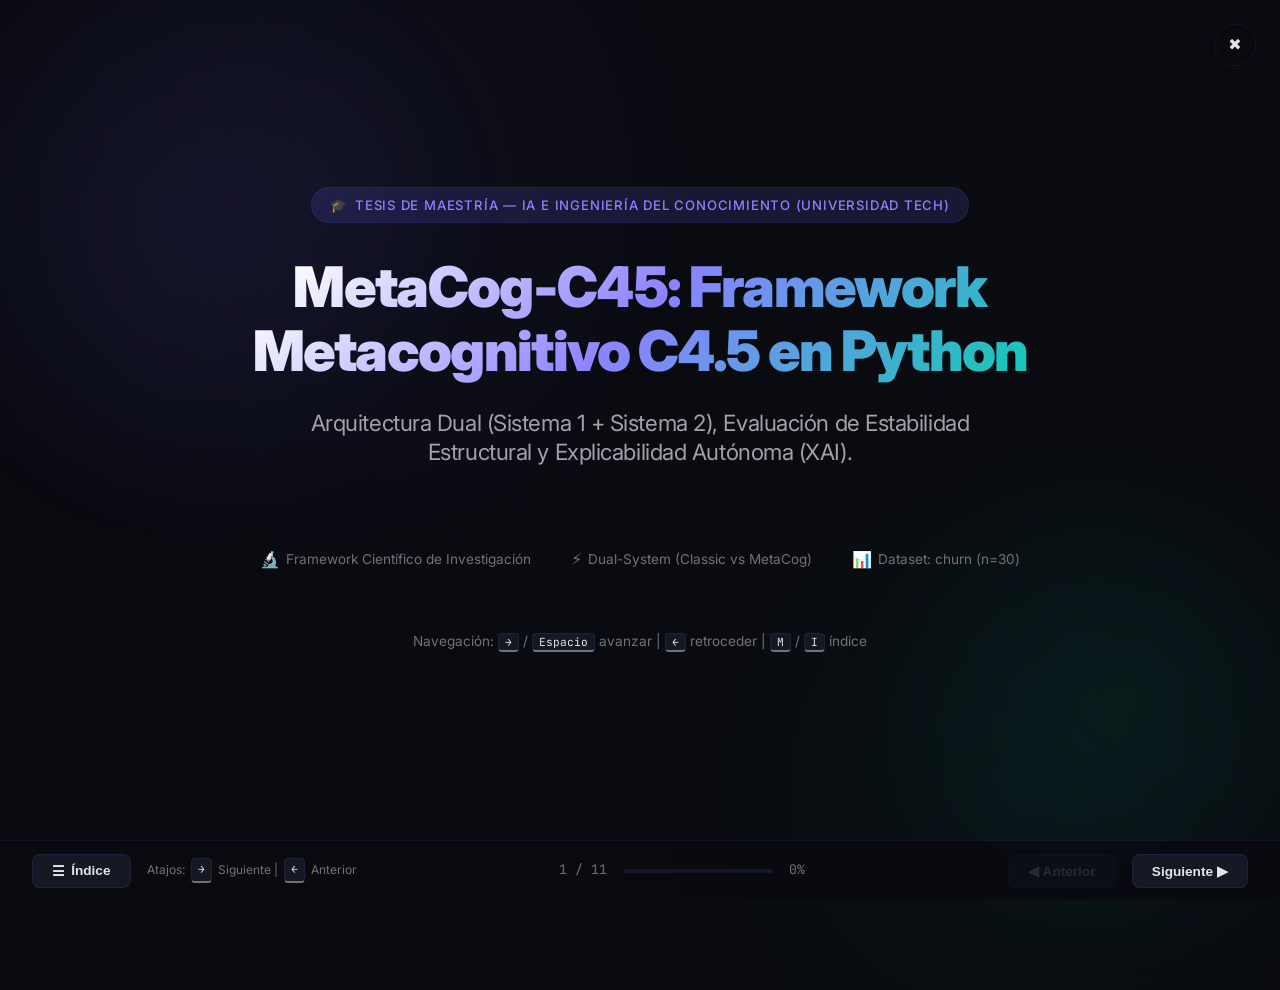
<file: web_verification/presentacion.html>
<!DOCTYPE html>
<html lang="es">
<head>
  <meta charset="UTF-8"/>
  <meta name="viewport" content="width=device-width, initial-scale=1.0"/>
  <title>Defensa Científica MetaCog-C45 — Arquitectura Metacognitiva de Árboles de Decisión</title>
  <meta name="description" content="Presentación de defensa científica y tecnológica del framework MetaCog-C45: Sistema 1 + Sistema 2, evaluación de estabilidad (SCS, NS, TS, CI) y auditoría XAI."/>
  <link rel="stylesheet" href="presentacion.css"/>
</head>
<body>

  <!-- Ambient Glow Backgrounds -->
  <div class="bg-glow-1"></div>
  <div class="bg-glow-2"></div>

  <!-- Close/Home Button -->
  <a href="index.html" class="home-btn" title="Volver al Dashboard Técnico">
    <span>✖</span>
  </a>

  <!-- Main Slideshow Container -->
  <div class="presentation-container">
    <div class="slides-wrapper">

      <!-- ==================== SLIDE 1: PORTADA ==================== -->
      <section class="slide slide-cover">
        <div class="hero-badge">
          <span class="icon">🎓</span> Tesis de Maestría — IA e Ingeniería del Conocimiento (Universidad TECH)
        </div>
        <h1>MetaCog-C45: Framework Metacognitivo C4.5 en Python</h1>
        <h2>Arquitectura Dual (Sistema 1 + Sistema 2), Evaluación de Estabilidad Estructural y Explicabilidad Autónoma (XAI).</h2>
        
        <div class="meta-info" style="margin-top:2rem;">
          <div class="hero-meta-item">
            <span class="icon">🔬</span>
            <span>Framework Científico de Investigación</span>
          </div>
          <div class="hero-meta-item">
            <span class="icon">⚡</span>
            <span>Dual-System (Classic vs MetaCog)</span>
          </div>
          <div class="hero-meta-item">
            <span class="icon">📊</span>
            <span id="hero-dataset-badge">Dataset: Cargando experiment...</span>
          </div>
        </div>
        
        <p style="margin-top: 3.5rem; font-size: 0.85rem; color: var(--text-muted);">
          Navegación: <span class="key-tag">→</span> / <span class="key-tag">Espacio</span> avanzar | <span class="key-tag">←</span> retroceder | <span class="key-tag">M</span> / <span class="key-tag">I</span> índice
        </p>
      </section>

      <!-- ==================== SLIDE 2: VISIÓN GENERAL Y PARADIGMA ==================== -->
      <section class="slide">
        <div class="slide-header">
          <div class="slide-number-indicator">Diapositiva 02 — Fundamentación</div>
          <h2 class="slide-title">¿Qué es MetaCog-C45? El Paradigma Dual</h2>
        </div>
        <div class="slide-body">
          <div class="split-layout">
            <div>
              <p style="font-size:1.1rem; line-height:1.7; margin-bottom:1.2rem;">
                <strong>MetaCog-C45</strong> es el artefacto tecnológico de investigación que extiende el algoritmo de clasificación <strong>C4.5</strong> (Ross Quinlan, 1993) integrando un <strong>Sistema 2 metacognitivo</strong> de inspección y autorregulación en tiempo de ejecución.
              </p>
              
              <div class="info-box method">
                <strong>Propósito de la Investigación:</strong><br/>
                Superar las rigideces de estimación puntual del C4.5 clásico dotando al modelo de la capacidad de evaluar su propia incertidumbre, monitorear la estabilidad de los nodos y tomar decisiones adaptativas de intervención o colapso.
              </div>
            </div>
            
            <div class="slide-grid-3" style="grid-template-columns: 1fr; gap:1rem;">
              <div class="card-slide">
                <h3><span>🧠</span> Sistema 1 (Reconocimiento Rápido)</h3>
                <p style="font-size:0.85rem;">Construcción recursiva C4.5 mediante Entropía de Shannon, Gain Ratio y Poda por Error Reducido (REP) en árbol de decisión de caja blanca.</p>
              </div>
              <div class="card-slide" style="border-color:var(--success);">
                <h3><span>🔍</span> Sistema 2 (Monitoreo Metacognitivo)</h3>
                <p style="font-size:0.85rem;">Evaluación local con Decision Core, Reflection Engine, simulación bootstrap adaptativa, MetaMemory y trazabilidad auditada via DecisionTrace.</p>
              </div>
            </div>
          </div>
        </div>
      </section>

      <!-- ==================== SLIDE 3: ARQUITECTURA MODULAR DE 2 NIVELES ==================== -->
      <section class="slide">
        <div class="slide-header">
          <div class="slide-number-indicator">Diapositiva 03 — Arquitectura</div>
          <h2 class="slide-title">Arquitectura Modular de 2 Niveles</h2>
        </div>
        <div class="slide-body">
          <div class="split-layout" style="align-items: stretch;">
            <div>
              <p style="margin-bottom:1rem; font-size:0.95rem;">
                El framework desacopla estrictamente la lógica de construcción del árbol (Sistema 1) de los módulos de introspección metacognitiva (Sistema 2):
              </p>
              <div class="tree-display" style="margin:0; font-size:0.72rem; line-height:1.55;">
metacog-c45/
├── core/                           # SISTEMA 1: Núcleo Algorítmico Base
│   ├── classifier.py               # C45Classifier (mode='classic' | 'metacog')
│   ├── tree_builder.py             # Inducción recursiva C4.5
│   ├── best_split.py               # Selector de cortes continuos
│   ├── entropy.py                  # Entropía de Shannon & Gain Ratio
│   ├── pruning.py                  # Poda por Error Reducido (REP)
│   └── decision_node.py            # Nodos instrumentados con trace_id
└── core/metacognition/             # SISTEMA 2: Capa Metacognitiva
    ├── decision_core.py            # DecisionCore (Cobb-Douglas & Veredictos)
    ├── reflection_engine.py        # ReflectionEngine (Bootstrap B-replicas)
    ├── meta_memory.py              # MetaMemory (Almacén de trazas execution)
    ├── decision_trace.py           # DecisionTrace (Trazas estructuradas XAI)
    └── experience_statistics.py    # ExperienceStatistics & MetaMemory Fit Index</div>
            </div>
            
            <div style="display:flex; flex-direction:column; justify-content:center; gap:1rem;">
              <div class="card-slide">
                <h4 style="color:var(--accent-light); margin-bottom:0.4rem;">⚙️ Sistema 1: Algoritmo Inductivo</h4>
                <p style="font-size:0.83rem;">Garantiza compatibilidad total con C4.5 clásico, permitiendo evaluar baselines deterministas y reproducibles.</p>
              </div>
              <div class="card-slide" style="border-color:var(--success);">
                <h4 style="color:var(--success); margin-bottom:0.4rem;">🔬 Sistema 2: Motor Metacognitivo</h4>
                <p style="font-size:0.83rem;">Monitorea $SCS, NS, TS, CI$, ejecuta remuestreo bootstrap local $B$ y registra trazas en `MetaMemory` para auditoría XAI.</p>
              </div>
            </div>
          </div>
        </div>
      </section>

      <!-- ==================== SLIDE 4: PIPELINE DE FUNCIONAMIENTO DUAL ==================== -->
      <section class="slide">
        <div class="slide-header">
          <div class="slide-number-indicator">Diapositiva 04 — Flujo Metacognitivo</div>
          <h2 class="slide-title">Pipeline Dual: Sistema 1 + Sistema 2</h2>
        </div>
        <div class="slide-body">
          <div class="dual-pipeline-container">
            <div class="pipeline-level-card level-1">
              <div class="pipeline-level-header">
                <span class="level-badge">Nivel 1: Sistema 1</span>
                <h4>Inducción Estructural C4.5 + Poda REP</h4>
              </div>
              <div class="pipeline-diagram" style="margin:0;">
                <div class="pipeline-node">Carga & Clean</div>
                <div class="pipeline-arrow">➔</div>
                <div class="pipeline-node">División Train/Val</div>
                <div class="pipeline-arrow">➔</div>
                <div class="pipeline-node">Cálculo GR Opt.</div>
                <div class="pipeline-arrow">➔</div>
                <div class="pipeline-node">Poda REP (Bottom-Up)</div>
              </div>
            </div>

            <div class="pipeline-level-card level-2">
              <div class="pipeline-level-header">
                <span class="level-badge">Nivel 2: Sistema 2</span>
                <h4>Monitoreo, Evaluación de Confianza y Regulación</h4>
              </div>
              <div class="pipeline-diagram" style="margin:0;">
                <div class="pipeline-node">Instrumentación Metanodos</div>
                <div class="pipeline-arrow">➔</div>
                <div class="pipeline-node">Simulación Bootstrap (B)</div>
                <div class="pipeline-arrow">➔</div>
                <div class="pipeline-node">Cálculo SCS, NS, TS, CI</div>
                <div class="pipeline-arrow">➔</div>
                <div class="pipeline-node" style="border-color:var(--success)">Veredicto DecisionCore</div>
              </div>
            </div>
          </div>

          <div style="margin-top:1.2rem;" class="slide-grid-3">
            <div class="card-slide">
              <h4 style="color:var(--accent-light);">1. Instrumentación</h4>
              <p style="font-size:0.8rem; margin-top:0.3rem;">Cada nodo del árbol es envuelto en un metanodo que captura contexto de profundidad $d$ y densidad de muestras $\rho$.</p>
            </div>
            <div class="card-slide">
              <h4 style="color:var(--warning);">2. Introspección (B)</h4>
              <p style="font-size:0.8rem; margin-top:0.3rem;">`ReflectionEngine` ejecuta $B$ réplicas de perturbación bootstrap para medir la estabilidad de la variable ($NS$) y del umbral ($TS$).</p>
            </div>
            <div class="card-slide">
              <h4 style="color:var(--success);">3. Veredicto & Traza</h4>
              <p style="font-size:0.8rem; margin-top:0.3rem;">`DecisionCore` evalúa el $SCS$ mediante Cobb-Douglas y emite veredictos (`ACCEPT`, `OVERRIDE`, `FALLBACK`) guardados en `DecisionTrace`.</p>
            </div>
          </div>
        </div>
      </section>

      <!-- ==================== SLIDE 5: EL NÚCLEO MATEMÁTICO SISTEMA 1 ==================== -->
      <section class="slide">
        <div class="slide-header">
          <div class="slide-number-indicator">Diapositiva 05 — Fundamento Matemático</div>
          <h2 class="slide-title">Núcleo Matemático del Sistema 1: Criterio C4.5</h2>
        </div>
        <div class="slide-body">
          <div class="split-layout">
            <div class="math-slide">
              <div class="math-item">
                <h4>1. Entropía de Shannon (Impureza Local)</h4>
                <p style="font-size:0.83rem; color:var(--text-secondary)">Mide el desorden informativo de la distribución de clases en el conjunto $S$:</p>
                <div class="formula">H(S) = - \sum_{i=1}^{k} p_i \log_2(p_i)</div>
              </div>
              <div class="math-item">
                <h4>2. Ganancia de Información (Information Gain)</h4>
                <p style="font-size:0.83rem; color:var(--text-secondary)">Reducción de entropía tras la partición por el atributo $A$:</p>
                <div class="formula">IG(S, A) = H(S) - \sum_{v \in Val(A)} \frac{|S_v|}{|S|} H(S_v)</div>
              </div>
            </div>
            
            <div class="math-slide">
              <div class="math-item" style="border-color:var(--success); background:var(--success-dim)">
                <h4 style="color:var(--success)">3. Normalización con Gain Ratio (Quinlan, 1993)</h4>
                <p style="font-size:0.83rem; color:var(--text-secondary)">Penaliza atributos con excesivas particiones dividiendo entre el Split Information:</p>
                <div class="formula" style="color:var(--success); background:rgba(0, 212, 170, 0.08)">
                  GR(S, A) = \frac{IG(S, A)}{SplitInfo(S, A)}, \quad SplitInfo(S, A) = - \sum \frac{|S_v|}{|S|} \log_2 \frac{|S_v|}{|S|}
                </div>
              </div>
              
              <div class="info-box insight" style="margin:0; padding: 0.8rem 1.2rem;">
                <strong>Evaluación Continua:</strong> Para variables numéricas, el módulo `BestSplitFinder` ordena las observaciones y evalúa el $GR$ en cada punto medio consecutivo, eligiendo la partición óptima.
              </div>
            </div>
          </div>
        </div>
      </section>

      <!-- ==================== SLIDE 6: MÉTRICAS MATEMÁTICAS DEL SISTEMA 2 ==================== -->
      <section class="slide">
        <div class="slide-header">
          <div class="slide-number-indicator">Diapositiva 06 — Métricas Metacognitivas</div>
          <h2 class="slide-title">Métricas Metacognitivas del Sistema 2</h2>
        </div>
        <div class="slide-body">
          <div class="math-grid-2x2">
            <!-- SCS Card -->
            <div class="math-metric-card">
              <div class="card-header-badge">
                <span class="metric-name">Split Confidence Score (SCS)</span>
                <span class="metric-range">Rango: [0, 1]</span>
              </div>
              <div class="formula-box">
                SCS = GR_{norm} \cdot NS^{\alpha} \cdot TS^{\beta} \cdot (1 - CI)^{\gamma}
              </div>
              <div class="concept-desc">
                Función de utilidad multiplicativa (Cobb-Douglas) con elasticidades adaptativas $\alpha, \beta$ escaladas por profundidad $d$ y densidad $\rho$.
              </div>
              <div class="decision-effect">
                <strong>Efecto DecisionCore:</strong> $SCS \ge \theta_{accept} \implies$ `ACCEPT`; $\theta_{reject} \le SCS < \theta_{accept} \implies$ `OVERRIDE`; $SCS < \theta_{reject} \implies$ `FALLBACK`.
              </div>
            </div>

            <!-- NS Card -->
            <div class="math-metric-card">
              <div class="card-header-badge">
                <span class="metric-name">Node Stability (NS)</span>
                <span class="metric-range">Rango: [0, 1]</span>
              </div>
              <div class="formula-box">
                NS = p^* \cdot \left(1 - \frac{H(p_B)}{\log_2(d_{eff})}\right)
              </div>
              <div class="concept-desc">
                Estabilidad estructural de la característica seleccionada bajo $B$ réplicas bootstrap, corregida por la entropía de selección $H(p_B)$ sobre variables activas $d_{eff}$.
              </div>
              <div class="decision-effect">
                <strong>Efecto ReflectionEngine:</strong> Mide firmeza estructural. $NS$ bajo detecta alta fragilidad de límites y activa la reevaluación de atributos competidores.
              </div>
            </div>

            <!-- TS Card -->
            <div class="math-metric-card">
              <div class="card-header-badge">
                <span class="metric-name">Threshold Survival (TS)</span>
                <span class="metric-range">Rango: (0, 1]</span>
              </div>
              <div class="formula-box">
                TS = \exp\left(-\frac{\sigma_{\theta}^2}{\sigma_{local}^2 (1 + \epsilon) + \epsilon}\right)
              </div>
              <div class="concept-desc">
                Supervivencia y viabilidad del umbral numérico continuo frente a la varianza de cortes bootstrap $\sigma_{\theta}^2$ relativa a la varianza local $\sigma_{local}^2$.
              </div>
              <div class="decision-effect">
                <strong>Efecto ReflectionEngine:</strong> Mide volatilidad del umbral. $TS$ bajo penaliza cortes numéricos inestables previniendo sobreajuste local.
              </div>
            </div>

            <!-- CI Card -->
            <div class="math-metric-card">
              <div class="card-header-badge">
                <span class="metric-name">Competitiveness Index (CI)</span>
                <span class="metric-range">Rango: [0, 1]</span>
              </div>
              <div class="formula-box">
                CI = 1 - \frac{\Delta GR}{GR_1 + \epsilon} = \frac{GR_2}{GR_1 + \epsilon}
              </div>
              <div class="concept-desc">
                Índice de colisión y brecha de competencia entre el primer atributo óptimo ($GR_1$) y el segundo mejor competidor ($GR_2$).
              </div>
              <div class="decision-effect">
                <strong>Efecto DecisionCore:</strong> $CI \to 1$ indica empate crítico; activa la penalización $(1 - CI)^\gamma$ forzando regulación metacognitiva.
              </div>
            </div>
          </div>
        </div>
      </section>

      <!-- ==================== SLIDE 7: PODA POR ERROR REDUCIDO ==================== -->
      <section class="slide">
        <div class="slide-header">
          <div class="slide-number-indicator">Diapositiva 07 — Control Estructural</div>
          <h2 class="slide-title">Simplificación Estructural: Poda REP</h2>
        </div>
        <div class="slide-body">
          <div class="split-layout">
            <div>
              <p style="margin-bottom:1.2rem; font-size:1.05rem;">
                La Poda por Error Reducido (<strong>Reduced Error Pruning - REP</strong>) actúa como el mecanismo primario del Sistema 1 para controlar la complejidad del árbol.
              </p>
              <div class="info-box warning">
                <strong>Mecanismo Bottom-Up:</strong><br/>
                Para cada subárbol con hijos hoja, se evalúa el impacto en la exactitud (accuracy) sobre el conjunto de validación independiente si el subárbol se colapsa a una única hoja.
              </div>
              <p style="font-size:0.9rem; color:var(--text-secondary);">
                Si el colapso no incrementa el error en validación, las ramas redundantes son eliminadas.
              </p>
            </div>
            
            <div style="display:flex; flex-direction:column; gap:1.2rem;">
              <div class="card-slide">
                <h4 style="color:var(--warning);">Árbol Sin Podar (Sobreajustado)</h4>
                <p style="font-size:0.85rem;">Memorización de ruido del conjunto de entrenamiento. Elevada profundidad y ramas frágiles con baja estabilidad.</p>
              </div>
              <div class="card-slide" style="border-color:var(--success)">
                <h4 style="color:var(--success);">Árbol Podado con REP (Generalizado)</h4>
                <p style="font-size:0.85rem;">Estructura compacta optimizada contra el conjunto de validación. Mayor velocidad de inferencia y reglas de mayor generalización.</p>
              </div>
            </div>
          </div>
        </div>
      </section>

      <!-- ==================== SLIDE 8: C4.5 CLÁSICO VS METACOG-C45 ==================== -->
      <section class="slide">
        <div class="slide-header">
          <div class="slide-number-indicator">Diapositiva 08 — Comparativa Científica</div>
          <h2 class="slide-title">Classic C4.5 vs. MetaCog-C45</h2>
        </div>
        <div class="slide-body">
          <table class="comparison-table-scientific">
            <thead>
              <tr>
                <th>Dimensión Científica</th>
                <th>C4.5 Clásico (Quinlan, 1993)</th>
                <th>MetaCog-C45 Framework</th>
              </tr>
            </thead>
            <tbody>
              <tr>
                <td><strong>Paradigma de Ejecución</strong></td>
                <td><span class="mode-badge classic">Deterministic Single-Pass</span> Inducción monolítica sin autorreflexión.</td>
                <td><span class="mode-badge metacog">Adaptive Dual-System</span> Sistema 1 + Sistema 2 con metacognición autónoma.</td>
              </tr>
              <tr>
                <td><strong>Evaluación de Nodos</strong></td>
                <td>Puntual basada únicamente en Gain Ratio ($GR$).</td>
                <td>Multidimensional ($SCS$) con elasticidades adaptativas Cobb-Douglas ($\alpha, \beta$).</td>
              </tr>
              <tr>
                <td><strong>Estabilidad y Resiliencia</strong></td>
                <td>Asume estática de datos; susceptible a ruido y pequeñas variaciones.</td>
                <td>Cuantifica estabilidad estructural de nodo ($NS$) y supervivencia de umbral ($TS$).</td>
              </tr>
              <tr>
                <td><strong>Resolución de Ambigüedad</strong></td>
                <td>Selección arbitraria en empates o brechas estrechas.</td>
                <td>Índice de Competitividad ($CI$) y reevaluación bootstrap por `ReflectionEngine`.</td>
              </tr>
              <tr>
                <td><strong>Trazabilidad y Auditoría XAI</strong></td>
                <td>Sin memoria de ejecución; reglas estáticas.</td>
                <td>Registro completo de trazas `DecisionTrace` en `MetaMemory` con MetaMemory Fit Index (MFI).</td>
              </tr>
            </tbody>
          </table>

          <!-- Dynamic Experiment Banner -->
          <div class="info-box insight" style="margin-top:1.2rem; margin-bottom:0;" id="presentation-experiment-summary">
            <strong>Experimento Activo:</strong> Cargando métricas en vivo desde <code>report_data.js</code>...
          </div>
        </div>
      </section>

      <!-- ==================== SLIDE 9: CONTRIBUCIÓN CIENTÍFICA ==================== -->
      <section class="slide">
        <div class="slide-header">
          <div class="slide-number-indicator">Diapositiva 09 — Aportes de la Tesis</div>
          <h2 class="slide-title">Contribución Científica de MetaCog-C45</h2>
        </div>
        <div class="slide-body">
          <div class="contribution-grid">
            <div class="contribution-card limitations">
              <h3 style="color:var(--danger)"><span>⚠️</span> Limitaciones Resueltas del C4.5 Clásico</h3>
              <ul>
                <li><strong>Estimación Puntual Rígida:</strong> Elimina la dependencia ciega del $GR$ local mediante la evaluación de confianza $SCS$.</li>
                <li><strong>Fragilidad de Limites Numéricos:</strong> Resuelve el sobreajuste de cortes continuos analizando la supervivencia de umbral ($TS$).</li>
                <li><strong>Ausencia de Autoconocimiento:</strong> Elimina la incapacidad del modelo para detectar sus propias regiones de incertidumbre.</li>
                <li><strong>Cero Memoria de Ejecución:</strong> Supera la opacidad operativa almacenando la trayectoria metacognitiva de cada muestra.</li>
              </ul>
            </div>

            <div class="contribution-card advances">
              <h3 style="color:var(--success)"><span>🔬</span> Aportes Originales de la Investigación</h3>
              <ul>
                <li><strong>Arquitectura Metacognitiva Dual:</strong> Formalización de la desacoplada interacción entre Sistema 1 e Inspección Sistema 2.</li>
                <li><strong>Métricas Formuladas Fielmente:</strong> Definición e implementación exacta de $SCS$, $NS$, $TS$ y $CI$.</li>
                <li><strong>Explicabilidad Dirigida por Memoria (XAI):</strong> Introducción de `MetaMemory` y el MetaMemory Fit Index (MFI) para trazabilidad.</li>
                <li><strong>Framework Abierto e Interoperable:</strong> Implementación orientada a objetos en Python puro con despliegue nativo en CLI y Web.</li>
              </ul>
            </div>
          </div>
        </div>
      </section>

      <!-- ==================== SLIDE 10: EXPLICABILIDAD METANODOS & XAI ==================== -->
      <section class="slide">
        <div class="slide-header">
          <div class="slide-number-indicator">Diapositiva 10 — Auditoría y Explicabilidad</div>
          <h2 class="slide-title">Explicabilidad Metacognitiva y Auditoría XAI</h2>
        </div>
        <div class="slide-body">
          <div class="slide-grid-3">
            <div class="card-slide">
              <div style="font-size:2rem; margin-bottom:0.5rem;">📜</div>
              <h3>DecisionTrace ESTRUCTURADO</h3>
              <p style="font-size:0.83rem; line-height:1.6; margin-top:0.4rem;">
                Cada predicción genera un objeto auditables con los valores de $SCS$, veredicto emitido, justificación textual y camino de decisiones (Decision Path).
              </p>
            </div>
            <div class="card-slide">
              <div style="font-size:2rem; margin-bottom:0.5rem;">💾</div>
              <h3>SUBSISTEMA MetaMemory</h3>
              <p style="font-size:0.83rem; line-height:1.6; margin-top:0.4rem;">
                Almacena el historial de trazas de inferencia. Permite calcular el <strong>MetaMemory Fit Index (MFI)</strong> para medir el ajuste metacognitivo global.
              </p>
            </div>
            <div class="card-slide">
              <div style="font-size:2rem; margin-bottom:0.5rem;">🌐</div>
              <h3>DASHBOARD CIENTÍFICO WEB</h3>
              <p style="font-size:0.83rem; line-height:1.6; margin-top:0.4rem;">
                La plataforma interactiva (`web_verification/index.html`) permite explorar dinámicamente árboles, matrices de confusión y trazas por muestra.
              </p>
            </div>
          </div>
          
          <div class="info-box insight" style="margin-top:1.5rem; margin-bottom:0;" id="presentation-xai-status">
            <strong>Auditoría Metacognitiva:</strong> Traza de ejecución registrada para cada muestra evaluada en el dataset activo.
          </div>
        </div>
      </section>

      <!-- ==================== SLIDE 11: CONCLUSIONES Y COMANDOS ==================== -->
      <section class="slide">
        <div class="slide-header">
          <div class="slide-number-indicator">Diapositiva 11 — Conclusiones</div>
          <h2 class="slide-title">Conclusiones y Ejecución del Framework</h2>
        </div>
        <div class="slide-body">
          <div class="split-layout">
            <div>
              <p style="font-size:1.05rem; margin-bottom:1.2rem;">
                MetaCog-C45 demuestra que es posible elevar algoritmos de árboles de decisión clásicos a los más altos estándares de rigor científico, resiliencia y explicabilidad.
              </p>
              
              <ul style="padding-left:1.2rem; display:flex; flex-direction:column; gap:0.8rem; font-size:0.92rem; color:var(--text-secondary);">
                <li><strong>Rigor Académico:</strong> Artefacto tecnológico 100% reproducible orientado a publicaciones de investigación y soporte de tesis.</li>
                <li><strong>Flexibilidad Experimental:</strong> Alternancia inmediata entre ejecuciones deterministas (Classic) y autorreguladas (MetaCog).</li>
                <li><strong>Trazabilidad Garantizada:</strong> Acceso completo a código fuente, pruebas unitarias automatizadas y reportes JSON.</li>
              </ul>
            </div>
            
            <div class="card-slide" style="border-color:var(--accent);">
              <h3 style="color:var(--accent-light);">🛠️ Comandos de Ejecución del Framework</h3>
              <div class="tree-display" style="font-size:0.75rem; line-height:1.5; margin:0.5rem 0; padding:1rem;">
# 1. Ejecutor principal con Sistema 2 (metacog)
python ejecutar_con_dataset.py --mode metacog

# 2. Invocación como módulo de paquete Python
python -m metacog_c45 --dataset datasets/customer_churn.csv --mode metacog

# 3. Generación del informe JSON/JS para el Dashboard
python web_verification/generate_report.py</div>
              <p style="font-size:0.8rem; color:var(--text-muted); margin-top:0.8rem;">
                Documentación completa disponible en <a href="../README.md">README.md</a> o explora la interfaz interactiva en <a href="index.html">index.html</a>.
              </p>
            </div>
          </div>
        </div>
      </section>

    </div>

    <!-- Navigation Controls Footer -->
    <footer class="controls-bar">
      <div class="controls-left">
        <button class="control-btn" id="btn-index" title="Ver Índice (Teclas: I o M)">
          <span>☰</span> Índice
        </button>
        <div class="keyboard-helper">
          Atajos: <span class="key-tag">→</span> Siguiente | <span class="key-tag">←</span> Anterior
        </div>
      </div>
      
      <div class="slide-progress-container">
        <span id="slide-num">1 / 11</span>
        <div class="progress-track">
          <div class="progress-bar" id="progress-bar"></div>
        </div>
        <span id="progress-percent">0%</span>
      </div>
      
      <div class="controls-right">
        <button class="control-btn" id="btn-prev" disabled>
          ◀ Anterior
        </button>
        <button class="control-btn" id="btn-next">
          Siguiente ▶
        </button>
      </div>
    </footer>
  </div>

  <!-- Index Menu Modal -->
  <div class="index-modal" id="modal-index">
    <div class="index-content">
      <h3>
        <span>📋 Contenido de la Presentación</span>
        <button class="close-modal" id="close-modal">&times;</button>
      </h3>
      <ul class="index-list" id="index-list">
        <!-- Built dynamically by JS -->
      </ul>
    </div>
  </div>

  <!-- Optional report data JS link -->
  <script src="report_data.js"></script>
  <!-- JavaScript logic link -->
  <script src="presentacion.js"></script>
</body>
</html>
</file>
<file: web_verification/styles.css>
/* =========================================================
   MetaCog-C45 Technical Report – Design System
   ========================================================= */

/* ---------- Google Fonts ---------- */
@import url('https://fonts.googleapis.com/css2?family=Inter:wght@300;400;500;600;700;800;900&family=JetBrains+Mono:wght@400;500;600&display=swap');

/* ---------- CSS Custom Properties ---------- */
:root {
  --bg-primary: #0a0b10;
  --bg-secondary: #10121a;
  --bg-card: #151822;
  --bg-card-hover: #1a1e2e;
  --bg-glass: rgba(21, 24, 34, 0.65);
  --border-color: rgba(108, 99, 255, 0.12);
  --border-glow: rgba(108, 99, 255, 0.35);
  --accent: #6c63ff;
  --accent-light: #8b83ff;
  --accent-dim: rgba(108, 99, 255, 0.15);
  --success: #00d4aa;
  --success-dim: rgba(0, 212, 170, 0.12);
  --danger: #ff6b6b;
  --danger-dim: rgba(255, 107, 107, 0.12);
  --warning: #ffd93d;
  --warning-dim: rgba(255, 217, 61, 0.12);
  --info: #45b7d1;
  --text-primary: #e4e4e7;
  --text-secondary: #a1a1aa;
  --text-muted: #71717a;
  --font-body: 'Inter', system-ui, -apple-system, sans-serif;
  --font-mono: 'JetBrains Mono', 'Fira Code', monospace;
  --radius-sm: 8px;
  --radius-md: 12px;
  --radius-lg: 16px;
  --radius-xl: 24px;
  --shadow-sm: 0 2px 8px rgba(0,0,0,0.25);
  --shadow-md: 0 4px 24px rgba(0,0,0,0.35);
  --shadow-lg: 0 8px 48px rgba(0,0,0,0.45);
  --shadow-glow: 0 0 40px rgba(108,99,255,0.08);
  --transition: 0.3s cubic-bezier(0.4, 0, 0.2, 1);
}

/* ---------- Reset & Base ---------- */
*, *::before, *::after { box-sizing: border-box; margin: 0; padding: 0; }

html {
  scroll-behavior: smooth;
  font-size: 16px;
}

body {
  font-family: var(--font-body);
  background: var(--bg-primary);
  color: var(--text-primary);
  line-height: 1.7;
  min-height: 100vh;
  overflow-x: hidden;
}

/* ---------- Ambient background ---------- */
body::before {
  content: '';
  position: fixed;
  top: -30%;
  left: -10%;
  width: 70vw;
  height: 70vw;
  background: radial-gradient(circle, rgba(108,99,255,0.06) 0%, transparent 70%);
  pointer-events: none;
  z-index: 0;
}
body::after {
  content: '';
  position: fixed;
  bottom: -30%;
  right: -10%;
  width: 60vw;
  height: 60vw;
  background: radial-gradient(circle, rgba(0,212,170,0.04) 0%, transparent 70%);
  pointer-events: none;
  z-index: 0;
}

/* ---------- Scrollbar ---------- */
::-webkit-scrollbar { width: 8px; }
::-webkit-scrollbar-track { background: var(--bg-secondary); }
::-webkit-scrollbar-thumb { background: var(--accent-dim); border-radius: 10px; }
::-webkit-scrollbar-thumb:hover { background: var(--accent); }

/* ---------- Typography ---------- */
h1 { font-size: 2.5rem; font-weight: 800; letter-spacing: -0.03em; line-height: 1.2; }
h2 { font-size: 1.75rem; font-weight: 700; letter-spacing: -0.02em; line-height: 1.3; }
h3 { font-size: 1.25rem; font-weight: 600; line-height: 1.4; }
h4 { font-size: 1.05rem; font-weight: 600; line-height: 1.5; }
p  { color: var(--text-secondary); line-height: 1.8; }
a  { color: var(--accent-light); text-decoration: none; transition: var(--transition); }
a:hover { color: var(--accent); text-decoration: underline; }

code, .mono {
  font-family: var(--font-mono);
  font-size: 0.88em;
  background: rgba(108,99,255,0.08);
  padding: 2px 7px;
  border-radius: 4px;
  color: var(--accent-light);
}

/* ---------- Layout ---------- */
.container {
  max-width: 1100px;
  margin: 0 auto;
  padding: 0 2rem;
  position: relative;
  z-index: 1;
}

/* ---------- Header / Hero ---------- */
.hero {
  padding: 5rem 0 3rem;
  text-align: center;
  position: relative;
}
.hero::after {
  content: '';
  position: absolute;
  bottom: 0;
  left: 10%;
  width: 80%;
  height: 1px;
  background: linear-gradient(90deg, transparent, var(--border-glow), transparent);
}
.hero-badge {
  display: inline-flex;
  align-items: center;
  gap: 8px;
  padding: 6px 18px;
  border-radius: 999px;
  background: var(--accent-dim);
  border: 1px solid var(--border-color);
  font-size: 0.82rem;
  font-weight: 500;
  color: var(--accent-light);
  margin-bottom: 1.5rem;
  text-transform: uppercase;
  letter-spacing: 0.06em;
}
.hero h1 {
  background: linear-gradient(135deg, #fff 20%, var(--accent-light) 100%);
  -webkit-background-clip: text;
  -webkit-text-fill-color: transparent;
  background-clip: text;
  margin-bottom: 1rem;
}
.hero-subtitle {
  font-size: 1.1rem;
  color: var(--text-secondary);
  max-width: 650px;
  margin: 0 auto 2rem;
}
.hero-meta {
  display: flex;
  justify-content: center;
  gap: 2rem;
  flex-wrap: wrap;
}
.hero-meta-item {
  display: flex;
  align-items: center;
  gap: 6px;
  font-size: 0.85rem;
  color: var(--text-muted);
}
.hero-meta-item .icon { font-size: 1rem; }

/* ---------- Navigation (Table of Contents) ---------- */
.toc {
  position: sticky;
  top: 0;
  z-index: 100;
  background: rgba(10,11,16,0.85);
  backdrop-filter: blur(20px);
  -webkit-backdrop-filter: blur(20px);
  border-bottom: 1px solid var(--border-color);
  padding: 0;
  margin-top: 2rem;
}
.toc-inner {
  display: flex;
  gap: 0;
  overflow-x: auto;
  padding: 0 1rem;
  scrollbar-width: none;
}
.toc-inner::-webkit-scrollbar { display: none; }
.toc-link {
  flex-shrink: 0;
  padding: 14px 18px;
  font-size: 0.82rem;
  font-weight: 500;
  color: var(--text-muted);
  transition: var(--transition);
  border-bottom: 2px solid transparent;
  white-space: nowrap;
}
.toc-link:hover, .toc-link.active {
  color: var(--accent-light);
  border-bottom-color: var(--accent);
  text-decoration: none;
}

/* ---------- Sections ---------- */
.section {
  padding: 4rem 0 2rem;
  position: relative;
}
.section-number {
  font-size: 0.75rem;
  font-weight: 700;
  color: var(--accent);
  text-transform: uppercase;
  letter-spacing: 0.12em;
  margin-bottom: 0.5rem;
  display: block;
}

/* ---------- Cards ---------- */
.card {
  background: var(--bg-card);
  border: 1px solid var(--border-color);
  border-radius: var(--radius-lg);
  padding: 2rem;
  margin-bottom: 1.5rem;
  transition: var(--transition);
  position: relative;
  overflow: hidden;
}
.card::before {
  content: '';
  position: absolute;
  top: 0;
  left: 0;
  right: 0;
  height: 1px;
  background: linear-gradient(90deg, transparent, var(--border-glow), transparent);
  opacity: 0;
  transition: var(--transition);
}
.card:hover {
  border-color: var(--border-glow);
  box-shadow: var(--shadow-glow);
}
.card:hover::before { opacity: 1; }

.card-header {
  display: flex;
  align-items: center;
  gap: 12px;
  margin-bottom: 1.2rem;
}
.card-icon {
  width: 40px;
  height: 40px;
  border-radius: var(--radius-sm);
  display: flex;
  align-items: center;
  justify-content: center;
  font-size: 1.2rem;
  flex-shrink: 0;
}
.card-icon.accent { background: var(--accent-dim); }
.card-icon.success { background: var(--success-dim); }
.card-icon.danger { background: var(--danger-dim); }
.card-icon.warning { background: var(--warning-dim); }

/* ---------- KPI Stat Boxes ---------- */
.stats-grid {
  display: grid;
  grid-template-columns: repeat(auto-fit, minmax(200px, 1fr));
  gap: 1rem;
  margin: 1.5rem 0;
}
.stat-box {
  background: var(--bg-card);
  border: 1px solid var(--border-color);
  border-radius: var(--radius-md);
  padding: 1.2rem 1.5rem;
  text-align: center;
  transition: var(--transition);
}
.stat-box:hover {
  border-color: var(--border-glow);
  transform: translateY(-2px);
  box-shadow: var(--shadow-sm);
}
.stat-value {
  font-size: 2rem;
  font-weight: 800;
  letter-spacing: -0.02em;
  line-height: 1.1;
  margin-bottom: 4px;
}
.stat-value.accent { color: var(--accent-light); }
.stat-value.success { color: var(--success); }
.stat-value.danger { color: var(--danger); }
.stat-value.warning { color: var(--warning); }
.stat-value.info { color: var(--info); }
.stat-label {
  font-size: 0.78rem;
  color: var(--text-muted);
  font-weight: 500;
  text-transform: uppercase;
  letter-spacing: 0.06em;
}

/* ---------- Chart Container ---------- */
.chart-container {
  background: var(--bg-primary);
  border-radius: var(--radius-md);
  padding: 0.5rem;
  margin: 1rem 0;
  text-align: center;
  border: 1px solid var(--border-color);
}
.chart-container img {
  width: 100%;
  max-width: 680px;
  height: auto;
  border-radius: var(--radius-sm);
}

/* ---------- Tree Display ---------- */
.tree-display {
  background: var(--bg-primary);
  border: 1px solid var(--border-color);
  border-radius: var(--radius-md);
  padding: 1.5rem;
  font-family: var(--font-mono);
  font-size: 0.82rem;
  line-height: 1.9;
  overflow-x: auto;
  white-space: pre;
  color: var(--text-secondary);
  margin: 1rem 0;
}

/* ---------- Table ---------- */
.table-wrap {
  overflow-x: auto;
  margin: 1rem 0;
  border-radius: var(--radius-md);
  border: 1px solid var(--border-color);
}
table {
  width: 100%;
  border-collapse: collapse;
  font-size: 0.9rem;
}
thead th {
  background: rgba(108,99,255,0.08);
  padding: 12px 16px;
  text-align: left;
  font-weight: 600;
  font-size: 0.82rem;
  text-transform: uppercase;
  letter-spacing: 0.05em;
  color: var(--text-muted);
  border-bottom: 1px solid var(--border-color);
}
tbody td {
  padding: 11px 16px;
  border-bottom: 1px solid rgba(108,99,255,0.06);
  color: var(--text-secondary);
}
tbody tr:hover { background: rgba(108,99,255,0.04); }
tbody tr:last-child td { border-bottom: none; }

/* ---------- Info Box (Explanations) ---------- */
.info-box {
  border-radius: var(--radius-md);
  padding: 1.2rem 1.5rem;
  margin: 1.2rem 0;
  font-size: 0.92rem;
  line-height: 1.8;
  border-left: 3px solid;
}
.info-box.method {
  background: var(--accent-dim);
  border-color: var(--accent);
}
.info-box.result {
  background: var(--success-dim);
  border-color: var(--success);
}
.info-box.warning {
  background: var(--warning-dim);
  border-color: var(--warning);
}
.info-box.insight {
  background: rgba(69,183,209,0.1);
  border-color: var(--info);
}
.info-box strong { color: var(--text-primary); }

/* ---------- Formula ---------- */
.formula {
  display: block;
  text-align: center;
  font-family: var(--font-mono);
  font-size: 0.95rem;
  color: var(--accent-light);
  padding: 1rem;
  margin: 1rem 0;
  background: rgba(108,99,255,0.06);
  border-radius: var(--radius-sm);
  border: 1px solid var(--border-color);
  letter-spacing: 0.02em;
}

/* ---------- Comparison Grid ---------- */
.comparison-grid {
  display: grid;
  grid-template-columns: 1fr 1fr;
  gap: 1.5rem;
  margin: 1.5rem 0;
}

/* ---------- Tag / Badge ---------- */
.tag {
  display: inline-block;
  padding: 3px 10px;
  border-radius: 999px;
  font-size: 0.75rem;
  font-weight: 600;
  letter-spacing: 0.03em;
}
.tag.good { background: var(--success-dim); color: var(--success); }
.tag.ok { background: var(--warning-dim); color: var(--warning); }
.tag.bad { background: var(--danger-dim); color: var(--danger); }

/* ---------- Footer ---------- */
.footer {
  text-align: center;
  padding: 3rem 0;
  border-top: 1px solid var(--border-color);
  margin-top: 3rem;
  color: var(--text-muted);
  font-size: 0.85rem;
}

/* ---------- Loading ---------- */
.loading-overlay {
  position: fixed;
  inset: 0;
  background: var(--bg-primary);
  display: flex;
  flex-direction: column;
  align-items: center;
  justify-content: center;
  z-index: 9999;
  transition: opacity 0.5s ease;
}
.loading-overlay.hidden { opacity: 0; pointer-events: none; }
.spinner {
  width: 48px;
  height: 48px;
  border: 3px solid var(--border-color);
  border-top-color: var(--accent);
  border-radius: 50%;
  animation: spin 0.8s linear infinite;
  margin-bottom: 1.5rem;
}
@keyframes spin { to { transform: rotate(360deg); } }

/* ---------- Animations ---------- */
.fade-in {
  opacity: 0;
  transform: translateY(20px);
  transition: opacity 0.6s ease, transform 0.6s ease;
}
.fade-in.visible {
  opacity: 1;
  transform: translateY(0);
}

/* ---------- Responsive ---------- */
@media (max-width: 768px) {
  h1 { font-size: 1.8rem; }
  h2 { font-size: 1.4rem; }
  .container { padding: 0 1rem; }
  .comparison-grid { grid-template-columns: 1fr; }
  .stats-grid { grid-template-columns: repeat(2, 1fr); }
  .hero { padding: 3rem 0 2rem; }
  .card { padding: 1.5rem; }
}

/* ---------- System 2 (Metacognitive) Styles ---------- */
.card-system2 {
  background: var(--bg-card);
  border: 1px solid rgba(139, 92, 246, 0.25);
  box-shadow: 0 0 25px rgba(139, 92, 246, 0.08);
}

.verdict-badge {
  display: inline-block;
  padding: 0.25rem 0.65rem;
  border-radius: var(--radius-sm);
  font-family: var(--font-mono);
  font-weight: 700;
  font-size: 0.78rem;
  letter-spacing: 0.05em;
  text-transform: uppercase;
}
.verdict-badge.accept   { background: rgba(0, 212, 170, 0.15); color: #00d4aa; border: 1px solid rgba(0, 212, 170, 0.35); }
.verdict-badge.review   { background: rgba(59, 130, 246, 0.15); color: #60a5fa; border: 1px solid rgba(59, 130, 246, 0.35); }
.verdict-badge.defer    { background: rgba(245, 158, 11, 0.15); color: #fbbf24; border: 1px solid rgba(245, 158, 11, 0.35); }
.verdict-badge.collapse { background: rgba(239, 68, 68, 0.15); color: #f87171; border: 1px solid rgba(239, 68, 68, 0.35); }

.status-indicator {
  display: inline-flex;
  align-items: center;
  gap: 0.5rem;
  padding: 0.4rem 0.9rem;
  background: rgba(139, 92, 246, 0.1);
  border: 1px solid rgba(139, 92, 246, 0.3);
  border-radius: var(--radius-sm);
  font-size: 0.85rem;
  color: #a78bfa;
  font-weight: 600;
}
.status-indicator .dot {
  width: 8px;
  height: 8px;
  border-radius: 50%;
  background: #a78bfa;
  box-shadow: 0 0 8px #a78bfa;
}

.scs-bar-bg {
  width: 100%;
  height: 6px;
  background: rgba(255, 255, 255, 0.08);
  border-radius: 3px;
  overflow: hidden;
}
.scs-bar-fill {
  height: 100%;
  background: linear-gradient(90deg, #8b5cf6, #00d4aa);
  border-radius: 3px;
}
</file>
<file: web_verification/presentacion.css>
/* =========================================================
   MetaCog-C45 Interactive Slides — CSS Design System
   ========================================================= */

@import url('styles.css');

:root {
  --slide-w: 100vw;
  --slide-h: 100vh;
}

body {
  margin: 0;
  padding: 0;
  background: var(--bg-primary);
  color: var(--text-primary);
  font-family: var(--font-body);
  overflow: hidden;
  height: 100vh;
  width: 100vw;
}

/* Ambient glow backgrounds */
.bg-glow-1 {
  position: absolute;
  top: -10%;
  left: -10%;
  width: 50vw;
  height: 50vw;
  background: radial-gradient(circle, rgba(108,99,255,0.08) 0%, transparent 70%);
  pointer-events: none;
  z-index: 1;
}

.bg-glow-2 {
  position: absolute;
  bottom: -10%;
  right: -10%;
  width: 45vw;
  height: 45vw;
  background: radial-gradient(circle, rgba(0,212,170,0.06) 0%, transparent 70%);
  pointer-events: none;
  z-index: 1;
}

/* Presentation Main Container */
.presentation-container {
  position: relative;
  width: 100%;
  height: 100%;
  display: flex;
  flex-direction: column;
  justify-content: space-between;
  z-index: 10;
}

/* Slides wrapper */
.slides-wrapper {
  position: relative;
  flex: 1;
  width: 100%;
  overflow: hidden;
}

/* Slide default state */
.slide {
  position: absolute;
  top: 0;
  left: 0;
  width: 100%;
  height: 100%;
  padding: 3rem 4rem 5rem;
  display: flex;
  flex-direction: column;
  justify-content: center;
  align-items: flex-start;
  opacity: 0;
  transform: translateX(100px);
  pointer-events: none;
  transition: opacity 0.6s cubic-bezier(0.4, 0, 0.2, 1), transform 0.6s cubic-bezier(0.4, 0, 0.2, 1);
}

/* Slide active state */
.slide.active {
  opacity: 1;
  transform: translateX(0);
  pointer-events: auto;
  z-index: 20;
}

/* Slide previous state (left exit) */
.slide.prev {
  opacity: 0;
  transform: translateX(-100px);
  pointer-events: none;
}

/* Header within slides */
.slide-header {
  margin-bottom: 2rem;
  width: 100%;
  border-bottom: 1px solid var(--border-color);
  padding-bottom: 0.8rem;
  animation: slideDown 0.5s ease forwards;
}

.slide-number-indicator {
  font-family: var(--font-mono);
  font-size: 0.8rem;
  color: var(--accent-light);
  letter-spacing: 0.1em;
  text-transform: uppercase;
  margin-bottom: 0.3rem;
}

.slide-title {
  font-size: 2.2rem;
  font-weight: 800;
  background: linear-gradient(135deg, #fff 20%, var(--accent-light) 100%);
  -webkit-background-clip: text;
  -webkit-text-fill-color: transparent;
  background-clip: text;
}

/* Content layout styles */
.slide-body {
  width: 100%;
  flex: 1;
  display: flex;
  flex-direction: column;
  justify-content: flex-start;
  overflow-y: auto;
  padding-right: 0.5rem;
  animation: fadeInUp 0.7s ease forwards;
}

/* Styles for specific slide layouts */
.slide-cover {
  align-items: center;
  justify-content: center;
  text-align: center;
  padding: 2rem;
}

.slide-cover .hero-badge {
  margin-bottom: 2rem;
}

.slide-cover h1 {
  font-size: 3.5rem;
  font-weight: 900;
  line-height: 1.15;
  background: linear-gradient(135deg, #ffffff 10%, var(--accent-light) 50%, var(--success) 100%);
  -webkit-background-clip: text;
  -webkit-text-fill-color: transparent;
  background-clip: text;
  margin-bottom: 1.5rem;
  max-width: 900px;
}

.slide-cover h2 {
  font-size: 1.4rem;
  color: var(--text-secondary);
  font-weight: 400;
  margin-bottom: 3rem;
  max-width: 700px;
}

.slide-cover .meta-info {
  display: flex;
  justify-content: center;
  gap: 2.5rem;
  margin-top: 1rem;
}

/* Split layout (2 columns) */
.split-layout {
  display: grid;
  grid-template-columns: 1.1fr 0.9fr;
  gap: 3rem;
  align-items: center;
  width: 100%;
}

.split-layout.equal {
  grid-template-columns: 1fr 1fr;
}

/* Grid layout */
.slide-grid-3 {
  display: grid;
  grid-template-columns: repeat(3, 1fr);
  gap: 1.5rem;
  width: 100%;
}

.card-slide {
  background: var(--bg-card);
  border: 1px solid var(--border-color);
  border-radius: var(--radius-md);
  padding: 1.5rem;
  transition: var(--transition);
}

.card-slide:hover {
  border-color: var(--border-glow);
  transform: translateY(-4px);
  background: var(--bg-card-hover);
  box-shadow: var(--shadow-sm);
}

.card-slide h3 {
  color: var(--accent-light);
  margin-bottom: 0.8rem;
  display: flex;
  align-items: center;
  gap: 8px;
}

/* Floating index button */
.home-btn {
  position: absolute;
  top: 1.5rem;
  right: 1.5rem;
  background: rgba(10, 11, 16, 0.6);
  border: 1px solid var(--border-color);
  color: var(--text-primary);
  width: 42px;
  height: 42px;
  border-radius: 50%;
  display: flex;
  align-items: center;
  justify-content: center;
  cursor: pointer;
  z-index: 1000;
  transition: var(--transition);
  backdrop-filter: blur(10px);
}

.home-btn:hover {
  border-color: var(--accent);
  color: var(--accent-light);
  transform: rotate(90deg);
}

/* Navigation controls footer */
.controls-bar {
  height: 60px;
  border-top: 1px solid var(--border-color);
  background: rgba(10, 11, 16, 0.9);
  backdrop-filter: blur(15px);
  display: flex;
  justify-content: space-between;
  align-items: center;
  padding: 0 2rem;
  z-index: 100;
  user-select: none;
}

.controls-left, .controls-right {
  display: flex;
  align-items: center;
  gap: 1rem;
}

.control-btn {
  background: var(--bg-card);
  border: 1px solid var(--border-color);
  color: var(--text-primary);
  padding: 0.5rem 1.2rem;
  border-radius: var(--radius-sm);
  font-size: 0.85rem;
  font-weight: 600;
  cursor: pointer;
  transition: var(--transition);
  display: flex;
  align-items: center;
  gap: 6px;
}

.control-btn:hover {
  border-color: var(--accent);
  background: var(--accent-dim);
  color: var(--accent-light);
}

.control-btn:disabled {
  opacity: 0.3;
  cursor: not-allowed;
  border-color: var(--border-color);
  background: var(--bg-card);
  color: var(--text-muted);
}

.slide-progress-container {
  display: flex;
  align-items: center;
  gap: 1rem;
  font-family: var(--font-mono);
  font-size: 0.82rem;
  color: var(--text-muted);
}

.progress-track {
  width: 150px;
  height: 4px;
  background: var(--border-color);
  border-radius: 2px;
  overflow: hidden;
}

.progress-bar {
  height: 100%;
  width: 0%;
  background: linear-gradient(90deg, var(--accent), var(--success));
  transition: width 0.3s ease;
}

/* Index Menu Modal overlay */
.index-modal {
  position: fixed;
  inset: 0;
  background: rgba(10, 11, 16, 0.92);
  backdrop-filter: blur(25px);
  z-index: 2000;
  display: flex;
  align-items: center;
  justify-content: center;
  opacity: 0;
  pointer-events: none;
  transition: opacity 0.4s ease;
}

.index-modal.active {
  opacity: 1;
  pointer-events: auto;
}

.index-content {
  background: var(--bg-card);
  border: 1px solid var(--border-color);
  border-radius: var(--radius-lg);
  padding: 3rem;
  max-width: 650px;
  width: 90%;
  box-shadow: var(--shadow-lg);
  transform: translateY(30px);
  transition: transform 0.4s cubic-bezier(0.175, 0.885, 0.32, 1.275);
}

.index-modal.active .index-content {
  transform: translateY(0);
}

.index-content h3 {
  font-size: 1.6rem;
  margin-bottom: 1.5rem;
  color: #fff;
  border-bottom: 1px solid var(--border-color);
  padding-bottom: 0.5rem;
  display: flex;
  justify-content: space-between;
  align-items: center;
}

.close-modal {
  background: none;
  border: none;
  color: var(--text-muted);
  font-size: 1.5rem;
  cursor: pointer;
  transition: var(--transition);
}

.close-modal:hover {
  color: var(--danger);
}

.index-list {
  list-style: none;
  display: flex;
  flex-direction: column;
  gap: 0.8rem;
  max-height: 400px;
  overflow-y: auto;
  padding-right: 0.5rem;
}

.index-item-link {
  display: flex;
  align-items: center;
  gap: 15px;
  padding: 0.8rem 1rem;
  background: rgba(255, 255, 255, 0.02);
  border: 1px solid transparent;
  border-radius: var(--radius-sm);
  color: var(--text-secondary);
  font-weight: 500;
  cursor: pointer;
  transition: var(--transition);
}

.index-item-link:hover {
  border-color: var(--accent);
  background: var(--accent-dim);
  color: var(--accent-light);
  padding-left: 1.5rem;
}

.index-item-link.current {
  border-color: var(--success);
  background: var(--success-dim);
  color: var(--success);
}

.index-item-num {
  font-family: var(--font-mono);
  font-size: 0.85rem;
  opacity: 0.7;
}

/* Key Helper indicator overlay */
.keyboard-helper {
  font-size: 0.75rem;
  color: var(--text-muted);
  display: flex;
  align-items: center;
  gap: 6px;
}

.key-tag {
  background: var(--bg-card);
  border: 1px solid var(--border-color);
  border-bottom: 2px solid var(--text-muted);
  border-radius: 4px;
  padding: 1px 6px;
  font-family: var(--font-mono);
  font-size: 0.7rem;
  color: var(--text-primary);
}

/* Step-by-step pipeline graphics */
.pipeline-diagram {
  display: flex;
  justify-content: space-between;
  align-items: center;
  width: 100%;
  margin: 1.5rem 0;
  flex-wrap: wrap;
  gap: 0.5rem;
}

.pipeline-node {
  background: var(--bg-card);
  border: 1px solid var(--border-color);
  border-radius: var(--radius-sm);
  padding: 0.8rem 1.2rem;
  font-weight: 600;
  font-size: 0.85rem;
  text-align: center;
  color: var(--text-primary);
  flex: 1;
  min-width: 130px;
  position: relative;
  transition: var(--transition);
}

.pipeline-node:hover {
  border-color: var(--accent);
  box-shadow: 0 0 15px rgba(108, 99, 255, 0.2);
}

.pipeline-arrow {
  color: var(--accent-light);
  font-weight: bold;
  font-size: 1.2rem;
  user-select: none;
}

/* Formulas layout */
.math-slide {
  display: flex;
  flex-direction: column;
  gap: 1.2rem;
  width: 100%;
}

.math-item {
  background: rgba(108, 99, 255, 0.03);
  border: 1px solid var(--border-color);
  border-radius: var(--radius-md);
  padding: 1rem 1.5rem;
}

.math-item h4 {
  color: var(--success);
  margin-bottom: 0.4rem;
}

.math-item .formula {
  margin: 0.5rem 0 0.2rem;
  background: rgba(10, 11, 16, 0.5);
  font-size: 1.1rem;
}

/* Differences list view */
.diff-list {
  display: flex;
  flex-direction: column;
  gap: 0.8rem;
  width: 100%;
}

.diff-item {
  display: grid;
  grid-template-columns: 200px 1fr;
  background: var(--bg-card);
  border: 1px solid var(--border-color);
  border-radius: var(--radius-sm);
  overflow: hidden;
}

.diff-title {
  background: rgba(108, 99, 255, 0.1);
  padding: 1rem;
  font-weight: bold;
  color: var(--accent-light);
  display: flex;
  align-items: center;
}

.diff-details {
  padding: 1rem;
  font-size: 0.9rem;
}

/* Animation keyframes */
@keyframes fadeInUp {
  from { opacity: 0; transform: translateY(30px); }
  to { opacity: 1; transform: translateY(0); }
}

@keyframes slideDown {
  from { opacity: 0; transform: translateY(-20px); }
  to { opacity: 1; transform: translateY(0); }
}

/* Responsive adjustment for slide layout */
@media (max-width: 900px) {
  .split-layout {
    grid-template-columns: 1fr;
    gap: 1.5rem;
  }
  .slide-grid-3 {
    grid-template-columns: 1fr;
    gap: 1rem;
  }
  .slide {
    padding: 2rem 2rem 5rem;
  }
  .slide-cover h1 {
    font-size: 2.2rem;
  }
  .controls-bar {
    padding: 0 1rem;
  }
  .keyboard-helper {
    display: none;
  }
}

/* =========================================================
   Scientific Presentation Extensions (System 2 & Defense)
   ========================================================= */

.math-grid-2x2 {
  display: grid;
  grid-template-columns: 1fr 1fr;
  gap: 1.2rem;
  width: 100%;
}

.math-metric-card {
  background: var(--bg-card);
  border: 1px solid var(--border-color);
  border-radius: var(--radius-md);
  padding: 1.1rem 1.3rem;
  display: flex;
  flex-direction: column;
  justify-content: space-between;
  box-shadow: 0 4px 15px rgba(0, 0, 0, 0.2);
  transition: transform 0.2s ease, border-color 0.2s ease;
}

.math-metric-card:hover {
  transform: translateY(-2px);
  border-color: var(--accent-light);
}

.math-metric-card .card-header-badge {
  display: flex;
  align-items: center;
  justify-content: space-between;
  margin-bottom: 0.5rem;
}

.math-metric-card .metric-name {
  font-weight: 700;
  font-size: 1.05rem;
  color: var(--accent-light);
}

.math-metric-card .metric-range {
  font-family: var(--font-mono);
  font-size: 0.75rem;
  background: rgba(108, 99, 255, 0.15);
  color: #a5b4fc;
  padding: 0.2rem 0.6rem;
  border-radius: 12px;
  border: 1px solid rgba(108, 99, 255, 0.3);
}

.math-metric-card .formula-box {
  background: rgba(10, 11, 16, 0.7);
  border: 1px solid rgba(255, 255, 255, 0.08);
  border-radius: var(--radius-sm);
  padding: 0.6rem 0.8rem;
  margin: 0.4rem 0;
  font-family: 'STIX Two Math', 'Cambria Math', 'Times New Roman', serif;
  font-size: 1rem;
  color: var(--warning);
  text-align: center;
}

.math-metric-card .concept-desc {
  font-size: 0.82rem;
  color: var(--text-secondary);
  line-height: 1.45;
  margin: 0.4rem 0;
}

.math-metric-card .decision-effect {
  font-size: 0.78rem;
  background: rgba(0, 212, 170, 0.08);
  border-left: 3px solid var(--success);
  padding: 0.4rem 0.6rem;
  border-radius: 0 4px 4px 0;
  color: var(--text-primary);
  margin-top: 0.4rem;
}

/* 2-Level Dual Pipeline Diagram */
.dual-pipeline-container {
  display: flex;
  flex-direction: column;
  gap: 1.2rem;
  width: 100%;
}

.pipeline-level-card {
  background: var(--bg-card);
  border: 1px solid var(--border-color);
  border-radius: var(--radius-md);
  padding: 1.2rem;
}

.pipeline-level-card.level-1 {
  border-left: 4px solid var(--accent);
}

.pipeline-level-card.level-2 {
  border-left: 4px solid var(--success);
  background: linear-gradient(135deg, rgba(26, 29, 39, 0.9) 0%, rgba(0, 212, 170, 0.05) 100%);
}

.pipeline-level-header {
  display: flex;
  align-items: center;
  gap: 0.8rem;
  margin-bottom: 0.8rem;
}

.pipeline-level-header .level-badge {
  font-family: var(--font-mono);
  font-size: 0.75rem;
  font-weight: bold;
  padding: 0.2rem 0.6rem;
  border-radius: 4px;
  text-transform: uppercase;
}

.level-1 .level-badge {
  background: rgba(108, 99, 255, 0.2);
  color: var(--accent-light);
}

.level-2 .level-badge {
  background: rgba(0, 212, 170, 0.2);
  color: var(--success);
}

.pipeline-level-header h4 {
  margin: 0;
  font-size: 1.1rem;
}

/* Scientific Comparison Matrix Table */
.comparison-table-scientific {
  width: 100%;
  border-collapse: collapse;
  margin-top: 0.5rem;
  font-size: 0.88rem;
}

.comparison-table-scientific th {
  background: rgba(108, 99, 255, 0.15);
  color: var(--accent-light);
  font-weight: 700;
  padding: 0.8rem 1rem;
  text-align: left;
  border-bottom: 2px solid var(--border-color);
}

.comparison-table-scientific td {
  padding: 0.75rem 1rem;
  border-bottom: 1px solid rgba(255, 255, 255, 0.06);
  line-height: 1.45;
}

.comparison-table-scientific tr:hover td {
  background: rgba(255, 255, 255, 0.02);
}

.mode-badge {
  display: inline-block;
  padding: 0.2rem 0.5rem;
  border-radius: 4px;
  font-family: var(--font-mono);
  font-size: 0.75rem;
  font-weight: bold;
}

.mode-badge.classic {
  background: rgba(255, 107, 107, 0.15);
  color: var(--danger);
}

.mode-badge.metacog {
  background: rgba(0, 212, 170, 0.15);
  color: var(--success);
}

/* Scientific Contribution Cards */
.contribution-grid {
  display: grid;
  grid-template-columns: 1fr 1fr;
  gap: 1.5rem;
  width: 100%;
}

.contribution-card {
  background: var(--bg-card);
  border: 1px solid var(--border-color);
  border-radius: var(--radius-md);
  padding: 1.5rem;
}

.contribution-card.limitations {
  border-top: 3px solid var(--danger);
}

.contribution-card.advances {
  border-top: 3px solid var(--success);
}

.contribution-card h3 {
  margin-top: 0;
  margin-bottom: 1rem;
  font-size: 1.15rem;
  display: flex;
  align-items: center;
  gap: 0.5rem;
}

.contribution-card ul {
  padding-left: 1.2rem;
  margin: 0;
  display: flex;
  flex-direction: column;
  gap: 0.7rem;
  font-size: 0.88rem;
  color: var(--text-secondary);
}
</file>
